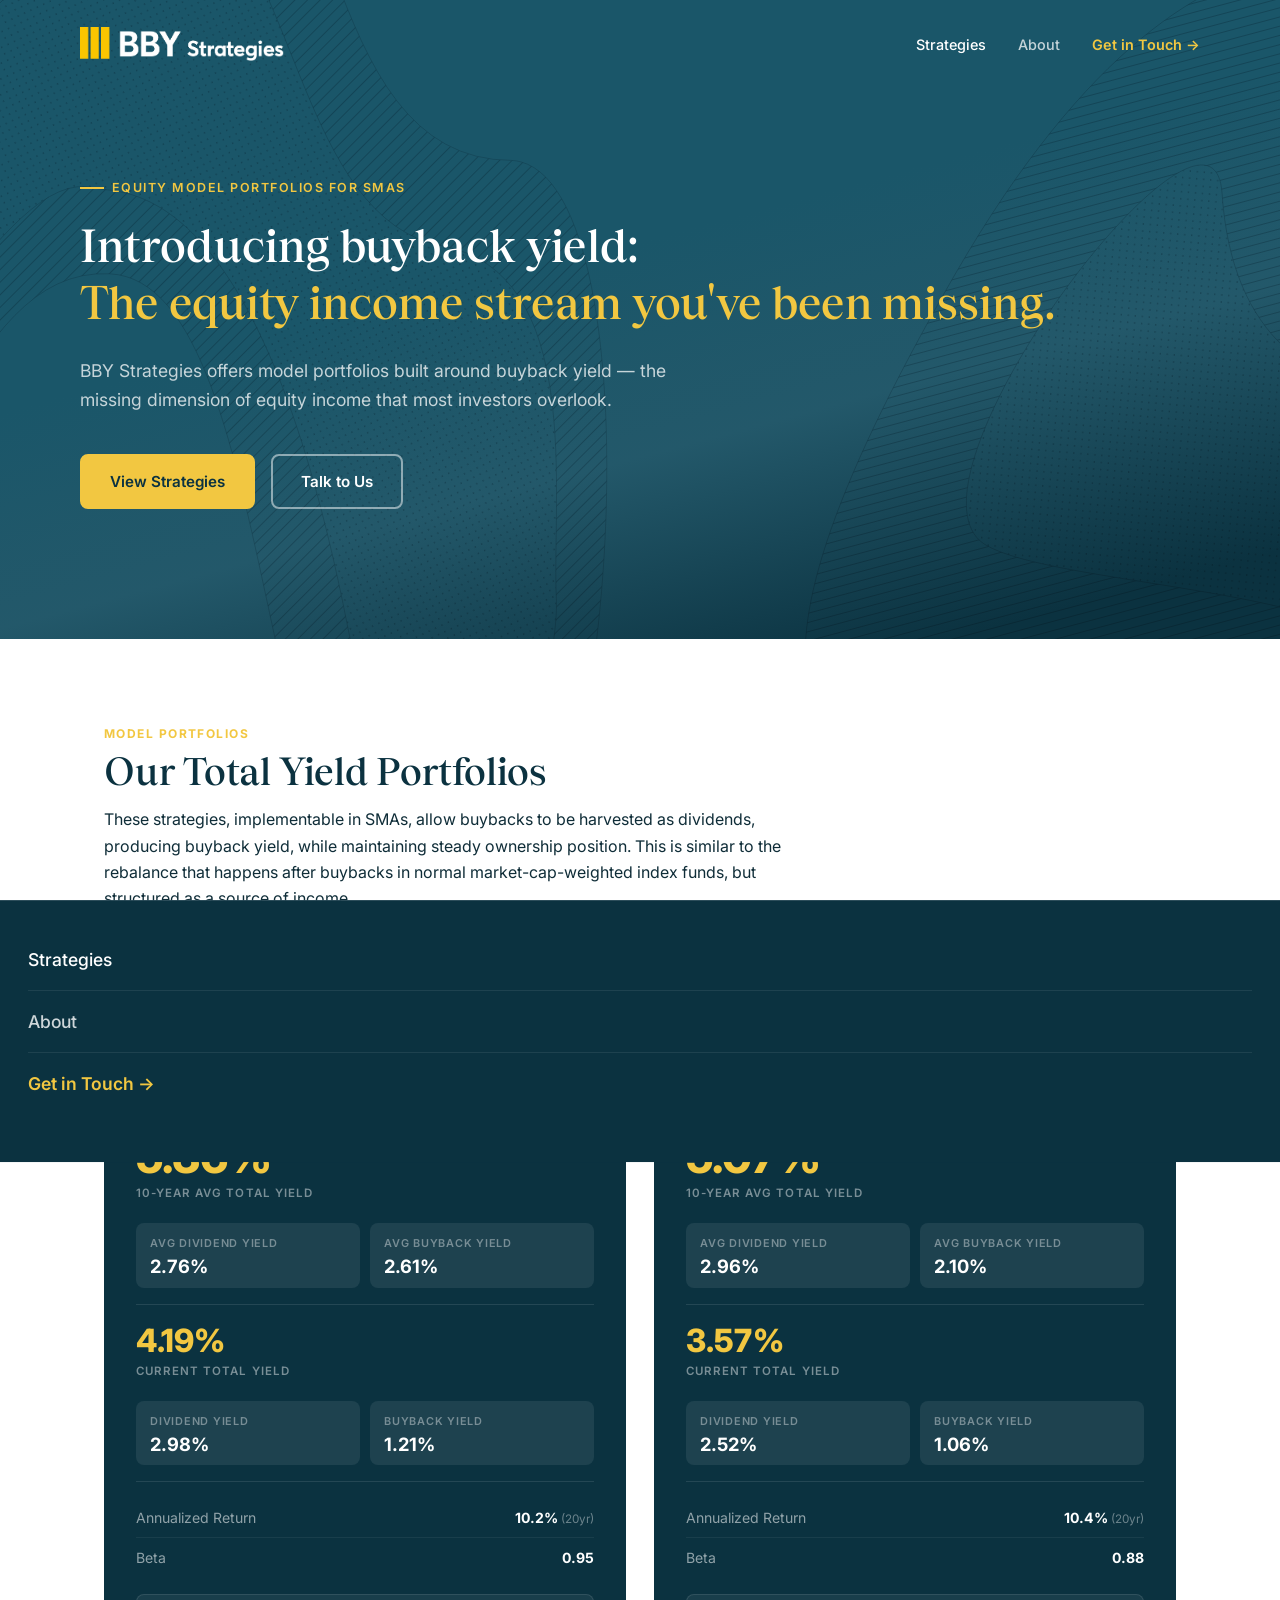
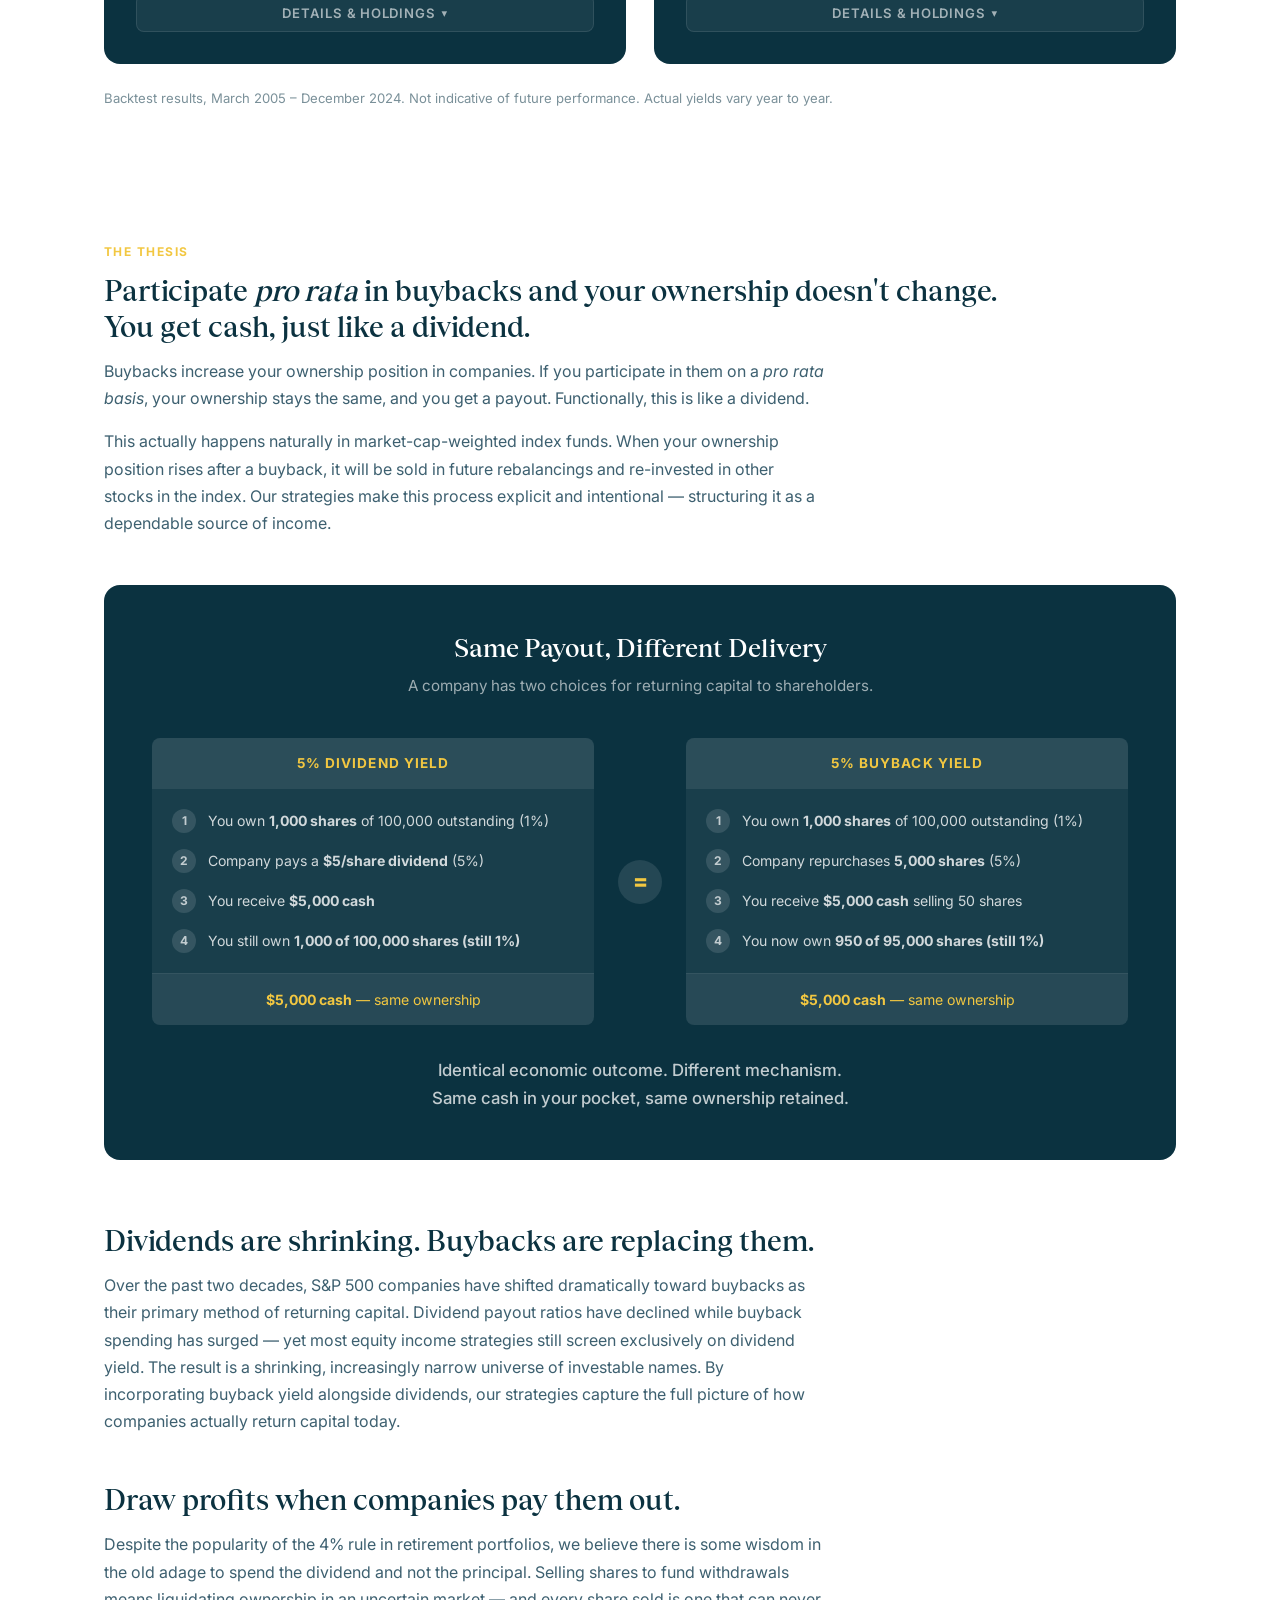
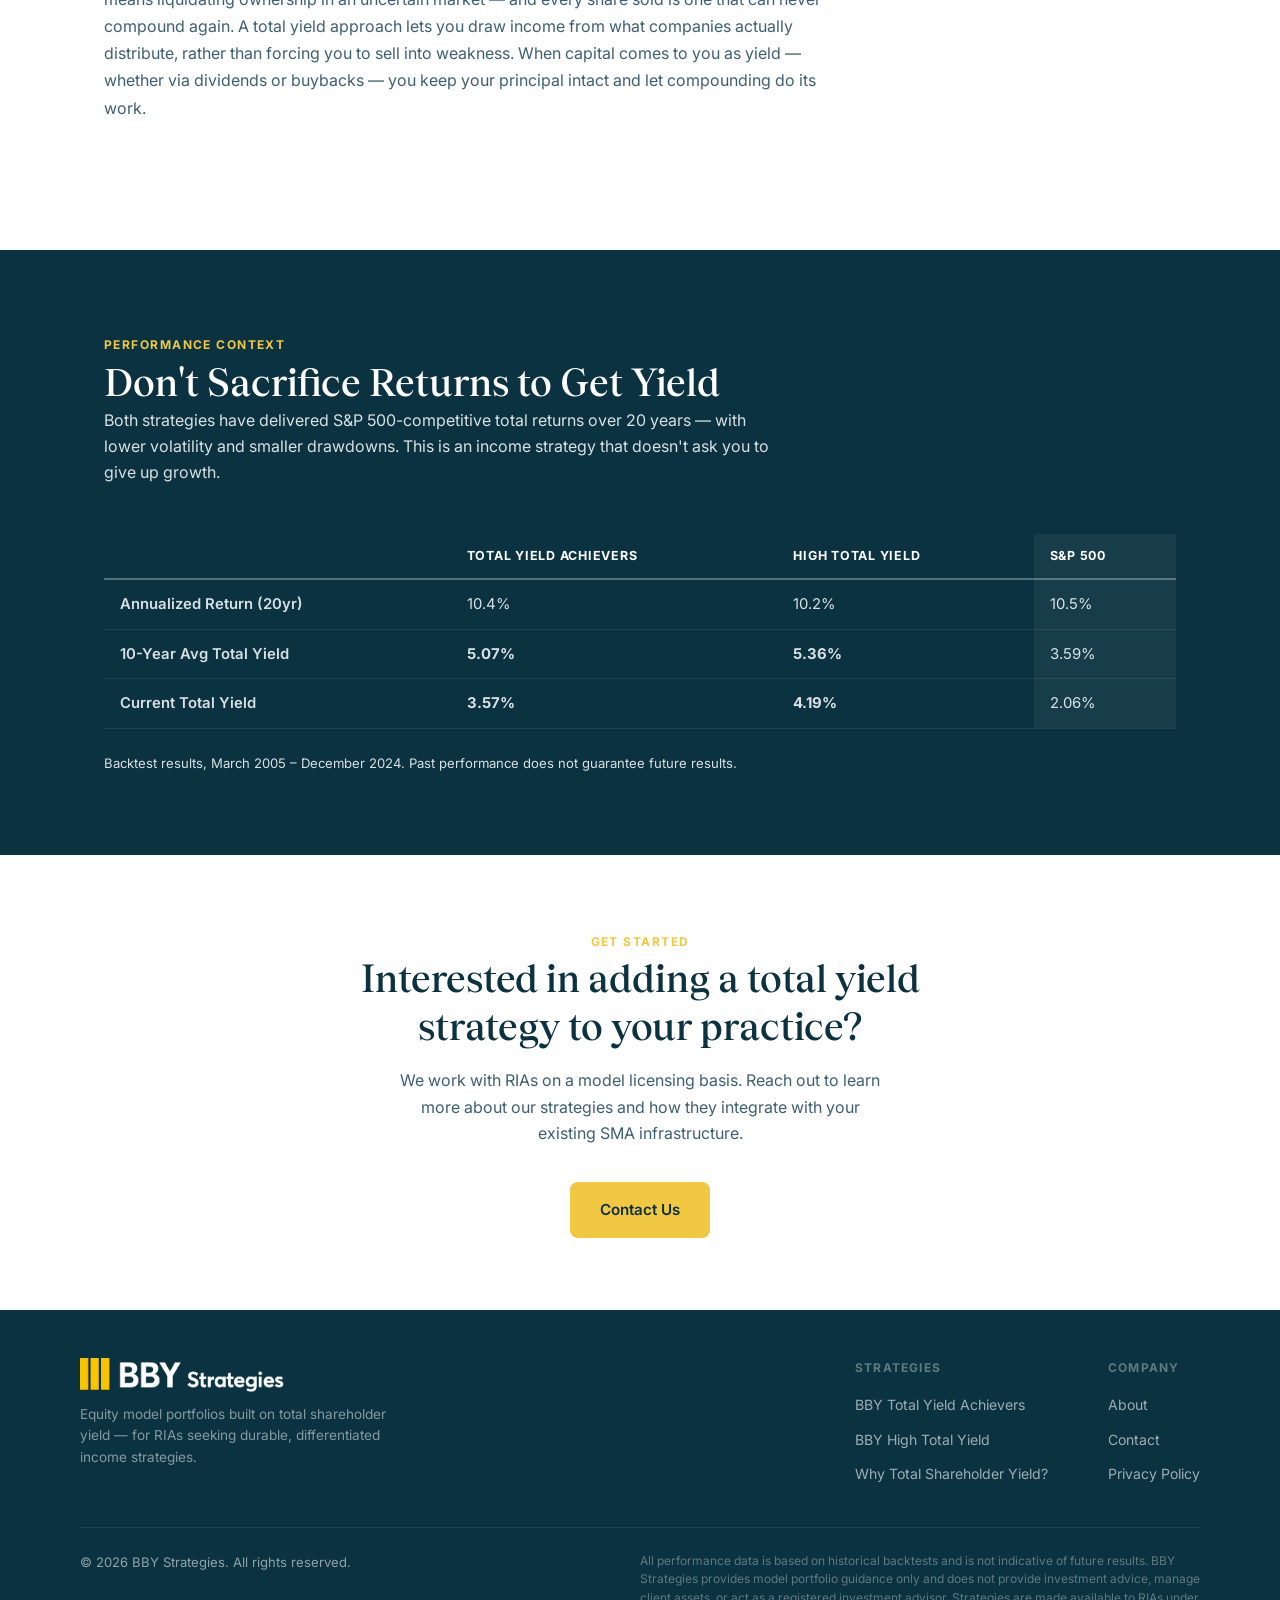
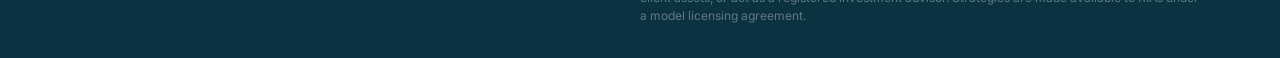
<file: index.html>
<!DOCTYPE html>
<html lang="en">
<head>
  <meta charset="UTF-8" />
  <meta name="viewport" content="width=device-width, initial-scale=1.0" />
  <title>BBY Strategies — Buyback Yield Model Portfolios</title>
  <meta name="description" content="BBY Strategies provides equity model portfolios for separately managed accounts, built around buyback yield to generate enhanced equity income through total shareholder yield." />
  <link rel="preconnect" href="https://fonts.googleapis.com" />
  <link rel="preconnect" href="https://fonts.gstatic.com" crossorigin />
  <link href="https://fonts.googleapis.com/css2?family=Inter:wght@400;500;600;700;800&display=swap" rel="stylesheet" />
  <link rel="stylesheet" href="css/style.css?v=10" />
  <link rel="icon" type="image/png" href="favicon/favicon-96x96.png" sizes="96x96" />
  <link rel="icon" type="image/svg+xml" href="favicon/favicon.svg" />
  <link rel="shortcut icon" href="favicon/favicon.ico" />
  <link rel="apple-touch-icon" sizes="180x180" href="favicon/apple-touch-icon.png" />
  <link rel="manifest" href="favicon/site.webmanifest" />
</head>
<body>

<!-- ===== Navigation ===== -->
<nav class="nav">
  <div class="nav__inner">
    <a href="index.html" class="nav__logo">
      <img src="images/logo-strategies-white.png" alt="BBY Strategies" />
    </a>
    <ul class="nav__links">
      <li><a href="index.html" class="active">Strategies</a></li>
      <li><a href="about.html">About</a></li>
      <li class="nav-cta"><a href="contact.html">Get in Touch &rarr;</a></li>
    </ul>
    <button class="nav__hamburger" id="nav-hamburger" aria-label="Open menu" aria-expanded="false">
      <span></span><span></span><span></span>
    </button>
  </div>
</nav>

<div class="mobile-menu" id="mobile-menu">
  <ul>
    <li><a href="index.html" class="active">Strategies</a></li>
    <li><a href="about.html">About</a></li>
    <li class="nav-cta"><a href="contact.html">Get in Touch &rarr;</a></li>
  </ul>
</div>

<!-- ===== Hero ===== -->
<section class="hero">

  <svg class="hero-blob hero-blob--left" viewBox="0 0 1064 1184" fill="none" xmlns="http://www.w3.org/2000/svg" aria-hidden="true">
    <path d="M365.024 420.159C365.024 290.773 146.822 379.116 129.447 248.578C112.071 118.04 77.0359 1 545.751 1C1014.47 1 978.769 248.578 978.769 248.578C978.769 365.693 724.549 323.824 716.161 397.226C705.675 488.978 1063 688.184 1063 810.013C1063 950.476 724.496 914.644 724.496 1097.94C716.161 1238.57 1 1194.14 1 1042.89C1 862.009 614.666 900.096 623.003 738.349C630.169 599.32 365.024 584.987 365.024 420.159Z" fill="url(#line-pat-hl)" mask="url(#blob-mask-hl)" stroke="currentColor" stroke-width="0.4"/>
    <path d="M439.133 423.459C414.176 326.945 349.397 197.106 349.397 146.403C349.397 40.1026 833.202 101.077 727.86 171.557C507.897 318.724 734.603 513.792 758.601 541.002C777.929 562.916 996.802 730.03 953.291 816.927C909.78 903.823 671.787 908.241 647.979 1035.63C624.171 1163.03 424.977 1133.59 332.209 1137.81C239.44 1142.02 -99.7187 1030.83 309.12 950.679C717.959 870.531 693.779 746.88 699.693 724.947C722.567 640.122 470.329 544.102 439.133 423.459Z" fill="url(#dot-pat-hl)"/>
    <path d="M439.133 423.459C414.176 326.945 349.397 197.106 349.397 146.403C349.397 40.1026 833.202 101.077 727.86 171.557C507.897 318.724 734.603 513.792 758.601 541.002C777.929 562.916 996.802 730.03 953.291 816.927C909.78 903.823 671.787 908.241 647.979 1035.63C624.171 1163.03 424.977 1133.59 332.209 1137.81C239.44 1142.02 -99.7187 1030.83 309.12 950.679C717.959 870.531 693.779 746.88 699.693 724.947C722.567 640.122 470.329 544.102 439.133 423.459Z" stroke="currentColor" stroke-width="0.4"/>
    <defs>
      <mask id="blob-mask-hl"><rect x="0" y="0" width="100%" height="100%" fill="white"/><path d="M439.133 423.459C414.176 326.945 349.397 197.106 349.397 146.403C349.397 40.1026 833.202 101.077 727.86 171.557C507.897 318.724 734.603 513.792 758.601 541.002C777.929 562.916 996.802 730.03 953.291 816.927C909.78 903.823 671.787 908.241 647.979 1035.63C624.171 1163.03 424.977 1133.59 332.209 1137.81C239.44 1142.02 -99.7187 1030.83 309.12 950.679C717.959 870.531 693.779 746.88 699.693 724.947C722.567 640.122 470.329 544.102 439.133 423.459Z" fill="black"/></mask>
      <pattern id="line-pat-hl" width="0.0075" height="100%" patternContentUnits="objectBoundingBox" patternTransform="rotate(135)"><line x1="0" y1="0" x2="0" y2="1" stroke="currentColor" stroke-width="0.001"/></pattern>
      <pattern id="dot-pat-hl" width="0.0075" height="0.015" patternContentUnits="objectBoundingBox" fill="currentColor" patternTransform="rotate(-25) scale(1 0.8)"><circle cx="0.00375" cy="0.00375" r="0.00075"/><circle cx="0.00375" cy="0.01125" r="0.00075"/></pattern>
    </defs>
  </svg>
  <svg class="hero-blob hero-blob--right" viewBox="0 0 1064 1184" fill="none" xmlns="http://www.w3.org/2000/svg" aria-hidden="true">
    <path d="M365.024 420.159C365.024 290.773 146.822 379.116 129.447 248.578C112.071 118.04 77.0359 1 545.751 1C1014.47 1 978.769 248.578 978.769 248.578C978.769 365.693 724.549 323.824 716.161 397.226C705.675 488.978 1063 688.184 1063 810.013C1063 950.476 724.496 914.644 724.496 1097.94C716.161 1238.57 1 1194.14 1 1042.89C1 862.009 614.666 900.096 623.003 738.349C630.169 599.32 365.024 584.987 365.024 420.159Z" fill="url(#line-pat-hr)" mask="url(#blob-mask-hr)" stroke="currentColor" stroke-width="0.4"/>
    <path d="M439.133 423.459C414.176 326.945 349.397 197.106 349.397 146.403C349.397 40.1026 833.202 101.077 727.86 171.557C507.897 318.724 734.603 513.792 758.601 541.002C777.929 562.916 996.802 730.03 953.291 816.927C909.78 903.823 671.787 908.241 647.979 1035.63C624.171 1163.03 424.977 1133.59 332.209 1137.81C239.44 1142.02 -99.7187 1030.83 309.12 950.679C717.959 870.531 693.779 746.88 699.693 724.947C722.567 640.122 470.329 544.102 439.133 423.459Z" fill="url(#dot-pat-hr)"/>
    <path d="M439.133 423.459C414.176 326.945 349.397 197.106 349.397 146.403C349.397 40.1026 833.202 101.077 727.86 171.557C507.897 318.724 734.603 513.792 758.601 541.002C777.929 562.916 996.802 730.03 953.291 816.927C909.78 903.823 671.787 908.241 647.979 1035.63C624.171 1163.03 424.977 1133.59 332.209 1137.81C239.44 1142.02 -99.7187 1030.83 309.12 950.679C717.959 870.531 693.779 746.88 699.693 724.947C722.567 640.122 470.329 544.102 439.133 423.459Z" stroke="currentColor" stroke-width="0.4"/>
    <defs>
      <mask id="blob-mask-hr"><rect x="0" y="0" width="100%" height="100%" fill="white"/><path d="M439.133 423.459C414.176 326.945 349.397 197.106 349.397 146.403C349.397 40.1026 833.202 101.077 727.86 171.557C507.897 318.724 734.603 513.792 758.601 541.002C777.929 562.916 996.802 730.03 953.291 816.927C909.78 903.823 671.787 908.241 647.979 1035.63C624.171 1163.03 424.977 1133.59 332.209 1137.81C239.44 1142.02 -99.7187 1030.83 309.12 950.679C717.959 870.531 693.779 746.88 699.693 724.947C722.567 640.122 470.329 544.102 439.133 423.459Z" fill="black"/></mask>
      <pattern id="line-pat-hr" width="0.0075" height="100%" patternContentUnits="objectBoundingBox" patternTransform="rotate(135)"><line x1="0" y1="0" x2="0" y2="1" stroke="currentColor" stroke-width="0.001"/></pattern>
      <pattern id="dot-pat-hr" width="0.0075" height="0.015" patternContentUnits="objectBoundingBox" fill="currentColor" patternTransform="rotate(-25) scale(1 0.8)"><circle cx="0.00375" cy="0.00375" r="0.00075"/><circle cx="0.00375" cy="0.01125" r="0.00075"/></pattern>
    </defs>
  </svg>

  <div class="hero__inner">
    <div class="hero__eyebrow">Equity Model Portfolios for SMAs</div>
    <h1>Introducing buyback yield:<br><em>The equity income stream you've been missing.</em></h1>
    <p class="hero__sub">
      BBY Strategies offers model portfolios built around buyback yield — the missing dimension
      of equity income that most investors overlook.
    </p>
    <div class="hero__actions">
      <a href="#strategies" class="btn btn-primary">View Strategies</a>
      <a href="contact.html" class="btn btn-outline">Talk to Us</a>
    </div>
  </div>
</section>

<!-- ===== Section 1: Strategy Cards ===== -->
<section class="section" id="strategies">
  <div class="container">
    <div class="section-label">Model Portfolios</div>
    <h2 style="padding-bottom: 10px;">Our Total Yield Portfolios</h2>
    <div class="section-intro" style="margin-bottom: 48px;">
      <p>
        These strategies, implementable in SMAs, allow buybacks to be harvested as dividends, producing
        buyback yield, while maintaining steady ownership position. This is similar to the rebalance that
        happens after buybacks in normal market-cap-weighted index funds, but structured as a source of income.
      </p>
    </div>

    <div class="income-grid">

      <div class="income-card">
        <div class="income-card__name">Strategy</div>
        <h3>BBY High Total Yield</h3>
        <p class="income-card__desc">Screens S&amp;P 500 companies for high total shareholder yield (dividend yield plus buyback yield).</p>

        <div class="yield-hero">
          <div class="yield-hero__value">5.36%</div>
          <div class="yield-hero__label">10-Year Avg Total Yield</div>
        </div>

        <div class="yield-sub-tiles">
          <div class="yield-sub-tile">
            <div class="yield-sub-tile__label">Avg Dividend Yield</div>
            <div class="yield-sub-tile__value">2.76%</div>
          </div>
          <div class="yield-sub-tile">
            <div class="yield-sub-tile__label">Avg Buyback Yield</div>
            <div class="yield-sub-tile__value">2.61%</div>
          </div>
        </div>

        <div class="yield-hero" style="margin-top: 12px; padding-top: 20px; border-top: 1px solid rgba(255,255,255,0.1);">
          <div class="yield-hero__value" style="font-size: 2rem;">4.19%</div>
          <div class="yield-hero__label">Current Total Yield</div>
        </div>

        <div class="yield-sub-tiles">
          <div class="yield-sub-tile">
            <div class="yield-sub-tile__label">Dividend Yield</div>
            <div class="yield-sub-tile__value">2.98%</div>
          </div>
          <div class="yield-sub-tile">
            <div class="yield-sub-tile__label">Buyback Yield</div>
            <div class="yield-sub-tile__value">1.21%</div>
          </div>
        </div>

        <div class="income-card__stats">
          <div class="income-card__stat">
            <span>Annualized Return</span>
            <span>10.2% <small>(20yr)</small></span>
          </div>
          <div class="income-card__stat">
            <span>Beta</span>
            <span>0.95</span>
          </div>
        </div>

        <button class="income-card__expand-btn" onclick="this.closest('.income-card').classList.toggle('is-expanded')">
          <span class="expand-label">Details &amp; Holdings</span>
          <span class="expand-arrow">&#9662;</span>
        </button>

        <div class="income-card__details">
          <h4>Top 10 of 115 Constituents</h4>
          <table class="income-card__holdings">
            <tbody>
              <tr><td>JPMorgan</td><td>8.4%</td></tr>
              <tr><td>ExxonMobil</td><td>5.9%</td></tr>
              <tr><td>Home Depot</td><td>4.8%</td></tr>
              <tr><td>Johnson &amp; Johnson</td><td>4.4%</td></tr>
              <tr><td>Bank of America</td><td>4.2%</td></tr>
              <tr><td>Chevron</td><td>3.3%</td></tr>
              <tr><td>Merck</td><td>3.1%</td></tr>
              <tr><td>Cisco</td><td>2.9%</td></tr>
              <tr><td>Wells Fargo</td><td>2.9%</td></tr>
              <tr><td>IBM</td><td>2.5%</td></tr>
            </tbody>
          </table>

          <h4 style="margin-top: 20px;">Performance vs S&amp;P 500</h4>
          <table class="income-card__perf">
            <thead><tr><th></th><th>Strategy</th><th>S&amp;P 500</th></tr></thead>
            <tbody>
              <tr><td>20-Year Ann. Return</td><td>10.2%</td><td>10.5%</td></tr>
              <tr><td>10-Year Ann. Return</td><td>11.5%</td><td>12.9%</td></tr>
              <tr><td>5-Year Ann. Return</td><td>12.3%</td><td>14.8%</td></tr>
            </tbody>
          </table>
        </div>
      </div>

      <div class="income-card">
        <div class="income-card__name">Strategy</div>
        <h3>BBY Total Yield Achievers</h3>
        <p class="income-card__desc">Screens S&amp;P 500 companies for durable, above-average total shareholder yield (dividend yield plus buyback yield).</p>

        <div class="yield-hero">
          <div class="yield-hero__value">5.07%</div>
          <div class="yield-hero__label">10-Year Avg Total Yield</div>
        </div>

        <div class="yield-sub-tiles">
          <div class="yield-sub-tile">
            <div class="yield-sub-tile__label">Avg Dividend Yield</div>
            <div class="yield-sub-tile__value">2.96%</div>
          </div>
          <div class="yield-sub-tile">
            <div class="yield-sub-tile__label">Avg Buyback Yield</div>
            <div class="yield-sub-tile__value">2.10%</div>
          </div>
        </div>

        <div class="yield-hero" style="margin-top: 12px; padding-top: 20px; border-top: 1px solid rgba(255,255,255,0.1);">
          <div class="yield-hero__value" style="font-size: 2rem;">3.57%</div>
          <div class="yield-hero__label">Current Total Yield</div>
        </div>

        <div class="yield-sub-tiles">
          <div class="yield-sub-tile">
            <div class="yield-sub-tile__label">Dividend Yield</div>
            <div class="yield-sub-tile__value">2.52%</div>
          </div>
          <div class="yield-sub-tile">
            <div class="yield-sub-tile__label">Buyback Yield</div>
            <div class="yield-sub-tile__value">1.06%</div>
          </div>
        </div>

        <div class="income-card__stats">
          <div class="income-card__stat">
            <span>Annualized Return</span>
            <span>10.4% <small>(20yr)</small></span>
          </div>
          <div class="income-card__stat">
            <span>Beta</span>
            <span>0.88</span>
          </div>
        </div>

        <button class="income-card__expand-btn" onclick="this.closest('.income-card').classList.toggle('is-expanded')">
          <span class="expand-label">Details &amp; Holdings</span>
          <span class="expand-arrow">&#9662;</span>
        </button>

        <div class="income-card__details">
          <h4>Top 10 of 167 Constituents</h4>
          <table class="income-card__holdings">
            <tbody>
              <tr><td>Apple</td><td>10.0%</td></tr>
              <tr><td>Alphabet</td><td>7.4%</td></tr>
              <tr><td>JPMorgan</td><td>4.2%</td></tr>
              <tr><td>ExxonMobil</td><td>3.7%</td></tr>
              <tr><td>Procter &amp; Gamble</td><td>2.8%</td></tr>
              <tr><td>Johnson &amp; Johnson</td><td>2.5%</td></tr>
              <tr><td>Home Depot</td><td>2.5%</td></tr>
              <tr><td>Bank of America</td><td>2.2%</td></tr>
              <tr><td>AbbVie</td><td>2.2%</td></tr>
              <tr><td>Chevron</td><td>2.1%</td></tr>
            </tbody>
          </table>

          <h4 style="margin-top: 20px;">Performance vs S&amp;P 500</h4>
          <table class="income-card__perf">
            <thead><tr><th></th><th>Strategy</th><th>S&amp;P 500</th></tr></thead>
            <tbody>
              <tr><td>20-Year Ann. Return</td><td>10.4%</td><td>10.5%</td></tr>
              <tr><td>10-Year Ann. Return</td><td>11.4%</td><td>12.9%</td></tr>
              <tr><td>5-Year Ann. Return</td><td>12.2%</td><td>14.8%</td></tr>
            </tbody>
          </table>
        </div>
      </div>

    </div><!-- end .income-grid -->

    <p class="backtest-note">
      Backtest results, March 2005 &ndash; December 2024. Not indicative of future performance.
      Actual yields vary year to year.
    </p>
  </div>
</section>

<!-- ===== Section 2: The Thesis ===== -->
<section class="section" id="why-total-yield" style="padding-top: 48px;">
  <div class="container">
    <div class="section-label">The Thesis</div>

    <div class="thesis-claims">

      <div class="thesis-claim">
        <h3>Participate <em>pro rata</em> in buybacks and your ownership doesn't change.<br>You get cash, just like a dividend.</h3>
        <p>
          Buybacks increase your ownership position in companies. If you participate in them on a
          <em>pro rata basis</em>, your ownership stays the same, and you get a payout. Functionally,
          this is like a dividend.
        </p>
        <p>
          This actually happens naturally in market-cap-weighted index funds. When your ownership position
          rises after a buyback, it will be sold in future rebalancings and re-invested in other stocks
          in the index. Our strategies make this process explicit and intentional &mdash; structuring it
          as a dependable source of income.
        </p>
      </div>

    </div>

    <!-- Dividend vs Buyback Visual -->
    <div class="yield-comparison">
      <h3 class="yield-comparison__title">Same Payout, Different Delivery</h3>
      <p class="yield-comparison__subtitle">A company has two choices for returning capital to shareholders.</p>

      <div class="yield-comparison__paths">
        <div class="yield-comparison__path">
          <div class="yield-comparison__path-header">5% Dividend Yield</div>
          <div class="yield-comparison__path-body">
            <div class="yield-comparison__step">
              <div class="yield-comparison__step-num">1</div>
              <p>You own <strong>1,000 shares</strong> of 100,000 outstanding (1%)</p>
            </div>
            <div class="yield-comparison__step">
              <div class="yield-comparison__step-num">2</div>
              <p>Company pays a <strong>$5/share dividend</strong> (5%)</p>
            </div>
            <div class="yield-comparison__step">
              <div class="yield-comparison__step-num">3</div>
              <p>You receive <strong>$5,000 cash</strong></p>
            </div>
            <div class="yield-comparison__step">
              <div class="yield-comparison__step-num">4</div>
              <p>You still own <strong>1,000 of 100,000 shares (still 1%)</strong></p>
            </div>
          </div>
          <div class="yield-comparison__result">
            <strong>$5,000 cash</strong> &mdash; same ownership
          </div>
        </div>

        <div class="yield-comparison__vs">
          <span>=</span>
        </div>

        <div class="yield-comparison__path">
          <div class="yield-comparison__path-header">5% Buyback Yield</div>
          <div class="yield-comparison__path-body">
            <div class="yield-comparison__step">
              <div class="yield-comparison__step-num">1</div>
              <p>You own <strong>1,000 shares</strong> of 100,000 outstanding (1%)</p>
            </div>
            <div class="yield-comparison__step">
              <div class="yield-comparison__step-num">2</div>
              <p>Company repurchases <strong>5,000 shares</strong> (5%)</p>
            </div>
            <div class="yield-comparison__step">
              <div class="yield-comparison__step-num">3</div>
              <p>You receive <strong>$5,000 cash</strong> selling 50 shares</p>
            </div>
            <div class="yield-comparison__step">
              <div class="yield-comparison__step-num">4</div>
              <p>You now own <strong>950 of 95,000 shares (still 1%)</strong></p>
            </div>
          </div>
          <div class="yield-comparison__result">
            <strong>$5,000 cash</strong> &mdash; same ownership
          </div>
        </div>
      </div>

      <div class="yield-comparison__conclusion">
        Identical economic outcome. Different mechanism.<br>Same cash in your pocket, same ownership retained.
      </div>
    </div>

    <div class="thesis-claims" style="margin-top: 64px;">

      <div class="thesis-claim">
        <h3>Dividends are shrinking. Buybacks are replacing them.</h3>
        <p>
          Over the past two decades, S&amp;P 500 companies have shifted dramatically toward buybacks as their
          primary method of returning capital. Dividend payout ratios have declined while buyback spending
          has surged &mdash; yet most equity income strategies still screen exclusively on dividend yield.
          The result is a shrinking, increasingly narrow universe of investable names. By incorporating
          buyback yield alongside dividends, our strategies capture the full picture of how companies
          actually return capital today.
        </p>
      </div>

      <div class="thesis-claim">
        <h3>Draw profits when companies pay them out.</h3>
        <p>
          Despite the popularity of the 4% rule in retirement portfolios, we believe there is some wisdom
          in the old adage to spend the dividend and not the principal. Selling shares to fund withdrawals
          means liquidating ownership in an uncertain market &mdash; and every share sold is one that can
          never compound again. A total yield approach lets you draw income from what companies actually
          distribute, rather than forcing you to sell into weakness. When capital comes to you as yield
          &mdash; whether via dividends or buybacks &mdash; you keep your principal intact and let
          compounding do its work.
        </p>
      </div>

    </div>

  </div>
</section>

<!-- ===== Section 3: Performance Context ===== -->
<section class="section section--dark" id="performance">
  <div class="container">
    <div class="section-label">Performance Context</div>
    <h2>Don't Sacrifice Returns to Get Yield</h2>
    <div class="section-intro">
      <p>
        Both strategies have delivered S&amp;P 500-competitive total returns over 20 years — with lower
        volatility and smaller drawdowns. This is an income strategy that doesn't ask you to give up growth.
      </p>
    </div>

    <div class="perf-table-wrap">
      <table class="perf-table">
        <thead>
          <tr>
            <th></th>
            <th>Total Yield Achievers</th>
            <th>High Total Yield</th>
            <th>S&amp;P 500</th>
          </tr>
        </thead>
        <tbody>
          <tr>
            <td class="perf-table__label">Annualized Return (20yr)</td>
            <td>10.4%</td>
            <td>10.2%</td>
            <td>10.5%</td>
          </tr>
          <tr>
            <td class="perf-table__label">10-Year Avg Total Yield</td>
            <td><strong>5.07%</strong></td>
            <td><strong>5.36%</strong></td>
            <td>3.59%</td>
          </tr>
          <tr>
            <td class="perf-table__label">Current Total Yield</td>
            <td><strong>3.57%</strong></td>
            <td><strong>4.19%</strong></td>
            <td>2.06%</td>
          </tr>
        </tbody>
      </table>
    </div>

    <p class="backtest-note">
      Backtest results, March 2005 &ndash; December 2024. Past performance does not guarantee future results.
    </p>
  </div>
</section>

<!-- ===== CTA ===== -->
<section class="section" style="padding: 72px 24px;">
  <div class="container text-center">
    <div class="section-label">Get Started</div>
    <h2 style="max-width: 560px; margin-inline: auto; margin-bottom: 16px;">
      Interested in adding a total yield strategy to your practice?
    </h2>
    <p style="color: var(--text-light); max-width: 480px; margin-inline: auto; margin-bottom: 36px;">
      We work with RIAs on a model licensing basis. Reach out to learn more about our strategies and
      how they integrate with your existing SMA infrastructure.
    </p>
    <a href="contact.html" class="btn btn-primary">Contact Us</a>
  </div>
</section>

<!-- ===== Footer ===== -->
<footer class="footer">
  <div class="footer__inner">
    <div class="footer__top">
      <div class="footer__brand">
        <a href="index.html" class="nav__logo" style="margin-bottom: 12px;">
          <img src="images/logo-strategies-white.png" alt="BBY Strategies" />
        </a>
        <p>Equity model portfolios built on total shareholder yield — for RIAs seeking durable,
        differentiated income strategies.</p>
      </div>

      <div class="footer__links">
        <div class="footer__col">
          <h5>Strategies</h5>
          <ul>
            <li><a href="index.html#strategies">BBY Total Yield Achievers</a></li>
            <li><a href="index.html#strategies">BBY High Total Yield</a></li>
            <li><a href="index.html#why-total-yield">Why Total Shareholder Yield?</a></li>
          </ul>
        </div>
        <div class="footer__col">
          <h5>Company</h5>
          <ul>
            <li><a href="about.html">About</a></li>
            <li><a href="contact.html">Contact</a></li>
            <li><a href="privacy.html">Privacy Policy</a></li>
          </ul>
        </div>
      </div>
    </div>

    <div class="footer__bottom">
      <p class="footer__copy">&copy; 2026 BBY Strategies. All rights reserved.</p>
      <p class="footer__disclaimer">
        All performance data is based on historical backtests and is not indicative of future results.
        BBY Strategies provides model portfolio guidance only and does not provide investment advice,
        manage client assets, or act as a registered investment advisor. Strategies are made available
        to RIAs under a model licensing agreement.
      </p>
    </div>
  </div>
</footer>

<script>
  (function() {
    var nav = document.querySelector('.nav');
    function update() { nav.classList.toggle('nav--scrolled', window.scrollY > 20); }
    window.addEventListener('scroll', update, { passive: true });
    update();

    var hamburger = document.getElementById('nav-hamburger');
    var mobileMenu = document.getElementById('mobile-menu');
    hamburger.addEventListener('click', function() {
      var open = mobileMenu.classList.toggle('is-open');
      hamburger.classList.toggle('is-open', open);
      hamburger.setAttribute('aria-expanded', open);
    });
    mobileMenu.querySelectorAll('a').forEach(function(a) {
      a.addEventListener('click', function() {
        mobileMenu.classList.remove('is-open');
        hamburger.classList.remove('is-open');
        hamburger.setAttribute('aria-expanded', 'false');
      });
    });
  })();
</script>
</body>
</html>
</file>
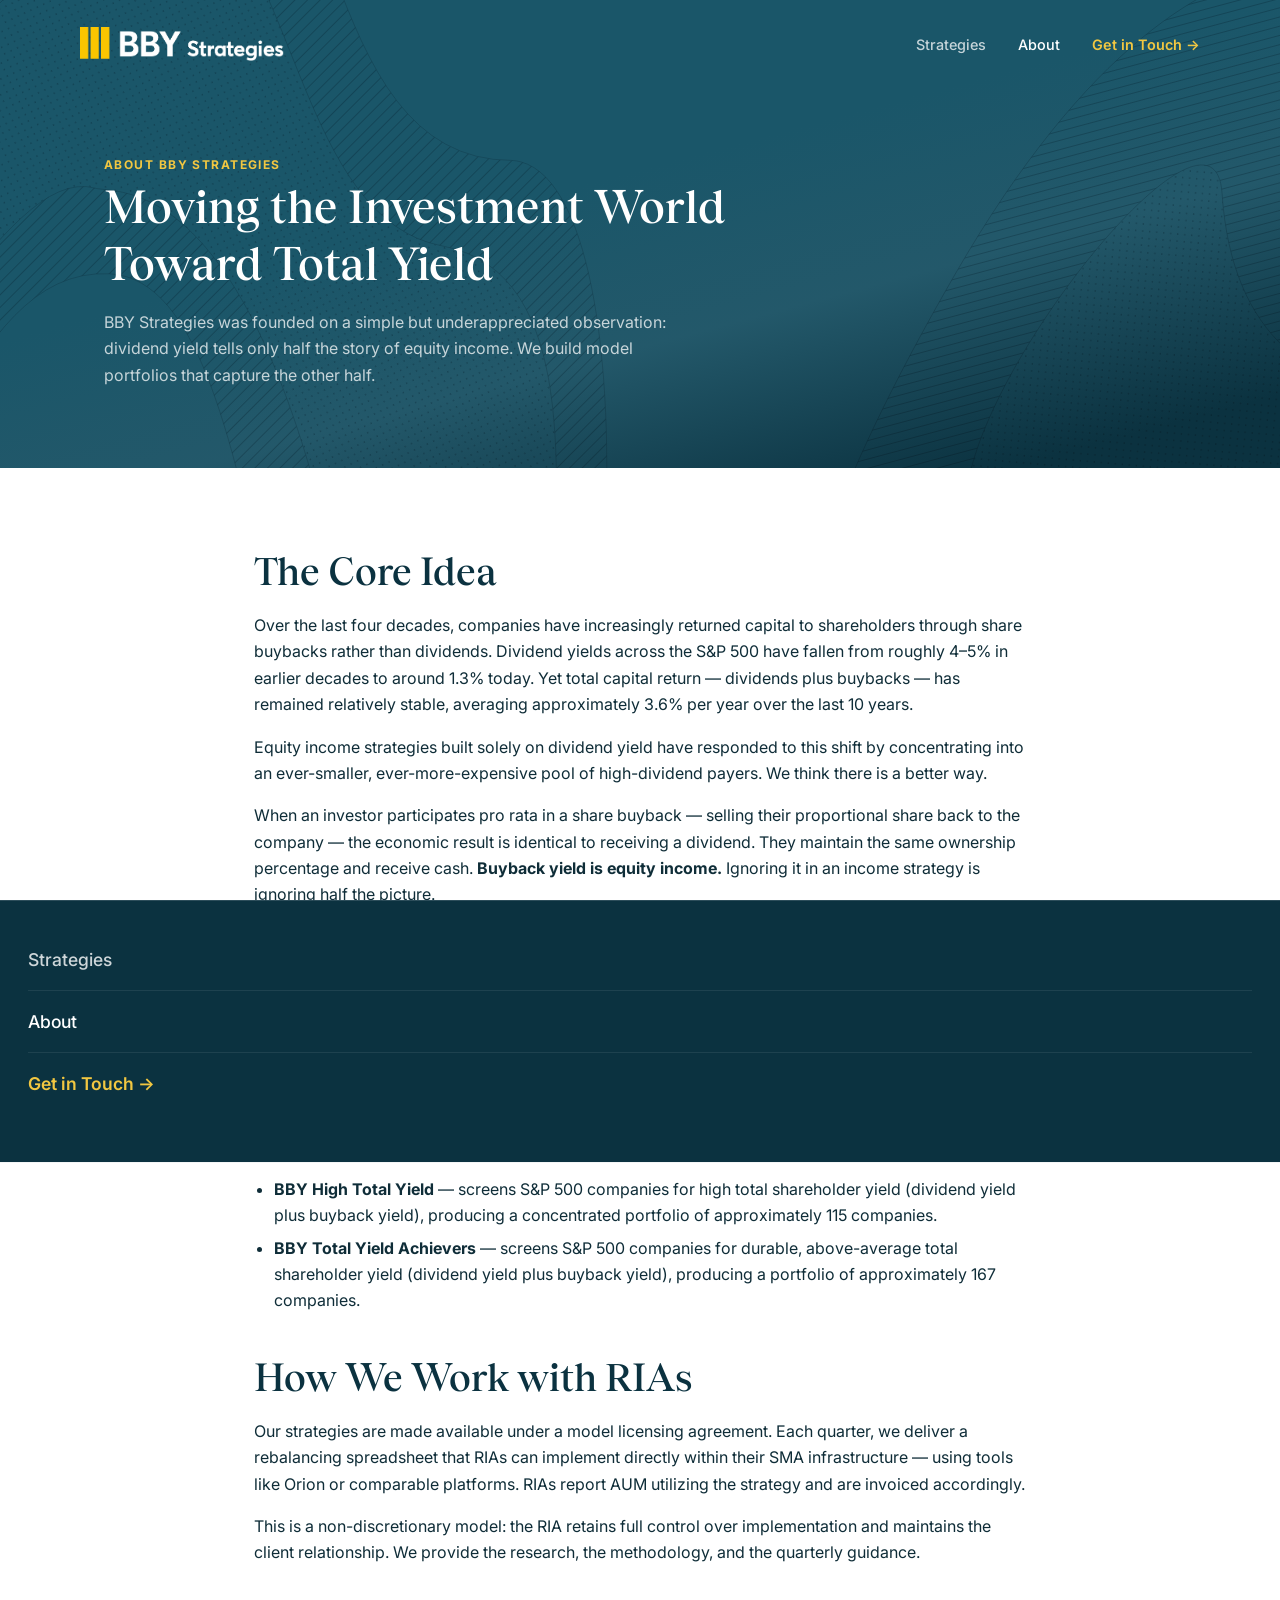
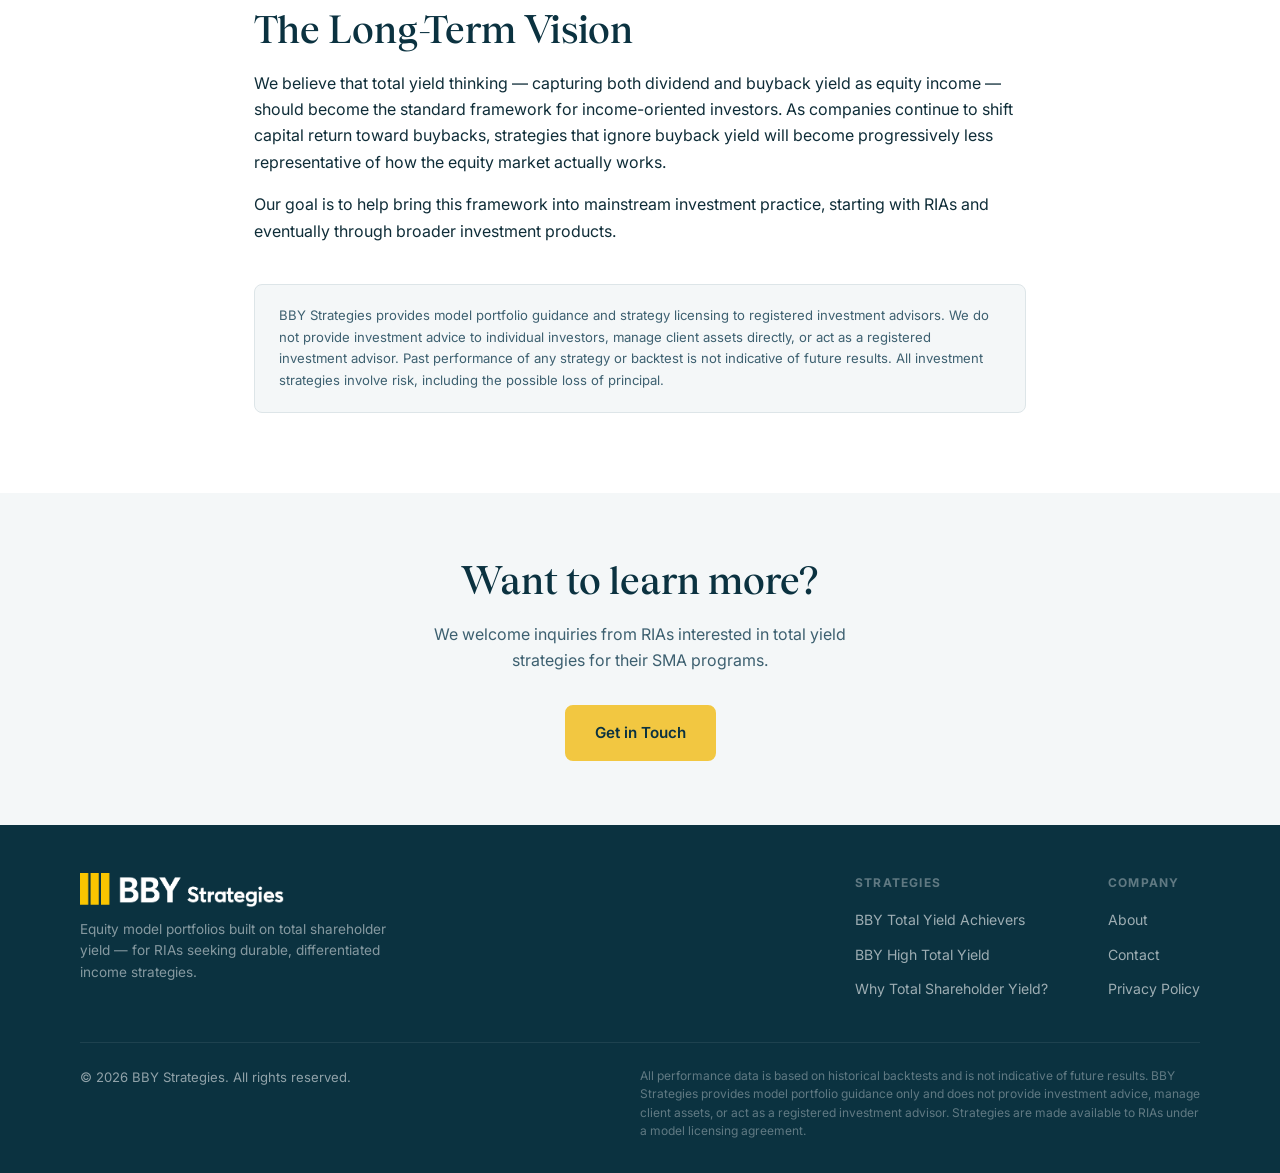
<file: about.html>
<!DOCTYPE html>
<html lang="en">
<head>
  <meta charset="UTF-8" />
  <meta name="viewport" content="width=device-width, initial-scale=1.0" />
  <title>About — BBY Strategies</title>
  <meta name="description" content="BBY Strategies develops equity model portfolios for RIAs based on total shareholder yield, combining dividend yield and buyback yield for enhanced equity income." />
  <link rel="preconnect" href="https://fonts.googleapis.com" />
  <link rel="preconnect" href="https://fonts.gstatic.com" crossorigin />
  <link href="https://fonts.googleapis.com/css2?family=Inter:wght@400;500;600;700;800&display=swap" rel="stylesheet" />
  <link rel="stylesheet" href="css/style.css?v=10" />
  <link rel="icon" type="image/png" href="favicon/favicon-96x96.png" sizes="96x96" />
  <link rel="icon" type="image/svg+xml" href="favicon/favicon.svg" />
  <link rel="shortcut icon" href="favicon/favicon.ico" />
  <link rel="apple-touch-icon" sizes="180x180" href="favicon/apple-touch-icon.png" />
  <link rel="manifest" href="favicon/site.webmanifest" />
</head>
<body>

<nav class="nav">
  <div class="nav__inner">
    <a href="index.html" class="nav__logo">
      <img src="images/logo-strategies-white.png" alt="BBY Strategies" />
    </a>
    <ul class="nav__links">
      <li><a href="index.html">Strategies</a></li>
      <li><a href="about.html" class="active">About</a></li>
      <li class="nav-cta"><a href="contact.html">Get in Touch &rarr;</a></li>
    </ul>
    <button class="nav__hamburger" id="nav-hamburger" aria-label="Open menu" aria-expanded="false">
      <span></span><span></span><span></span>
    </button>
  </div>
</nav>

<div class="mobile-menu" id="mobile-menu">
  <ul>
    <li><a href="index.html">Strategies</a></li>
    <li><a href="about.html" class="active">About</a></li>
    <li class="nav-cta"><a href="contact.html">Get in Touch &rarr;</a></li>
  </ul>
</div>

<section class="about-hero">

  <svg class="hero-blob hero-blob--left" viewBox="0 0 1064 1184" fill="none" xmlns="http://www.w3.org/2000/svg" aria-hidden="true">
    <path d="M365.024 420.159C365.024 290.773 146.822 379.116 129.447 248.578C112.071 118.04 77.0359 1 545.751 1C1014.47 1 978.769 248.578 978.769 248.578C978.769 365.693 724.549 323.824 716.161 397.226C705.675 488.978 1063 688.184 1063 810.013C1063 950.476 724.496 914.644 724.496 1097.94C716.161 1238.57 1 1194.14 1 1042.89C1 862.009 614.666 900.096 623.003 738.349C630.169 599.32 365.024 584.987 365.024 420.159Z" fill="url(#line-pat-al)" mask="url(#blob-mask-al)" stroke="currentColor" stroke-width="0.4"/>
    <path d="M439.133 423.459C414.176 326.945 349.397 197.106 349.397 146.403C349.397 40.1026 833.202 101.077 727.86 171.557C507.897 318.724 734.603 513.792 758.601 541.002C777.929 562.916 996.802 730.03 953.291 816.927C909.78 903.823 671.787 908.241 647.979 1035.63C624.171 1163.03 424.977 1133.59 332.209 1137.81C239.44 1142.02 -99.7187 1030.83 309.12 950.679C717.959 870.531 693.779 746.88 699.693 724.947C722.567 640.122 470.329 544.102 439.133 423.459Z" fill="url(#dot-pat-al)"/>
    <path d="M439.133 423.459C414.176 326.945 349.397 197.106 349.397 146.403C349.397 40.1026 833.202 101.077 727.86 171.557C507.897 318.724 734.603 513.792 758.601 541.002C777.929 562.916 996.802 730.03 953.291 816.927C909.78 903.823 671.787 908.241 647.979 1035.63C624.171 1163.03 424.977 1133.59 332.209 1137.81C239.44 1142.02 -99.7187 1030.83 309.12 950.679C717.959 870.531 693.779 746.88 699.693 724.947C722.567 640.122 470.329 544.102 439.133 423.459Z" stroke="currentColor" stroke-width="0.4"/>
    <defs>
      <mask id="blob-mask-al"><rect x="0" y="0" width="100%" height="100%" fill="white"/><path d="M439.133 423.459C414.176 326.945 349.397 197.106 349.397 146.403C349.397 40.1026 833.202 101.077 727.86 171.557C507.897 318.724 734.603 513.792 758.601 541.002C777.929 562.916 996.802 730.03 953.291 816.927C909.78 903.823 671.787 908.241 647.979 1035.63C624.171 1163.03 424.977 1133.59 332.209 1137.81C239.44 1142.02 -99.7187 1030.83 309.12 950.679C717.959 870.531 693.779 746.88 699.693 724.947C722.567 640.122 470.329 544.102 439.133 423.459Z" fill="black"/></mask>
      <pattern id="line-pat-al" width="0.0075" height="100%" patternContentUnits="objectBoundingBox" patternTransform="rotate(135)"><line x1="0" y1="0" x2="0" y2="1" stroke="currentColor" stroke-width="0.001"/></pattern>
      <pattern id="dot-pat-al" width="0.0075" height="0.015" patternContentUnits="objectBoundingBox" fill="currentColor" patternTransform="rotate(-25) scale(1 0.8)"><circle cx="0.00375" cy="0.00375" r="0.00075"/><circle cx="0.00375" cy="0.01125" r="0.00075"/></pattern>
    </defs>
  </svg>
  <svg class="hero-blob hero-blob--right" viewBox="0 0 1064 1184" fill="none" xmlns="http://www.w3.org/2000/svg" aria-hidden="true">
    <path d="M365.024 420.159C365.024 290.773 146.822 379.116 129.447 248.578C112.071 118.04 77.0359 1 545.751 1C1014.47 1 978.769 248.578 978.769 248.578C978.769 365.693 724.549 323.824 716.161 397.226C705.675 488.978 1063 688.184 1063 810.013C1063 950.476 724.496 914.644 724.496 1097.94C716.161 1238.57 1 1194.14 1 1042.89C1 862.009 614.666 900.096 623.003 738.349C630.169 599.32 365.024 584.987 365.024 420.159Z" fill="url(#line-pat-ar)" mask="url(#blob-mask-ar)" stroke="currentColor" stroke-width="0.4"/>
    <path d="M439.133 423.459C414.176 326.945 349.397 197.106 349.397 146.403C349.397 40.1026 833.202 101.077 727.86 171.557C507.897 318.724 734.603 513.792 758.601 541.002C777.929 562.916 996.802 730.03 953.291 816.927C909.78 903.823 671.787 908.241 647.979 1035.63C624.171 1163.03 424.977 1133.59 332.209 1137.81C239.44 1142.02 -99.7187 1030.83 309.12 950.679C717.959 870.531 693.779 746.88 699.693 724.947C722.567 640.122 470.329 544.102 439.133 423.459Z" fill="url(#dot-pat-ar)"/>
    <path d="M439.133 423.459C414.176 326.945 349.397 197.106 349.397 146.403C349.397 40.1026 833.202 101.077 727.86 171.557C507.897 318.724 734.603 513.792 758.601 541.002C777.929 562.916 996.802 730.03 953.291 816.927C909.78 903.823 671.787 908.241 647.979 1035.63C624.171 1163.03 424.977 1133.59 332.209 1137.81C239.44 1142.02 -99.7187 1030.83 309.12 950.679C717.959 870.531 693.779 746.88 699.693 724.947C722.567 640.122 470.329 544.102 439.133 423.459Z" stroke="currentColor" stroke-width="0.4"/>
    <defs>
      <mask id="blob-mask-ar"><rect x="0" y="0" width="100%" height="100%" fill="white"/><path d="M439.133 423.459C414.176 326.945 349.397 197.106 349.397 146.403C349.397 40.1026 833.202 101.077 727.86 171.557C507.897 318.724 734.603 513.792 758.601 541.002C777.929 562.916 996.802 730.03 953.291 816.927C909.78 903.823 671.787 908.241 647.979 1035.63C624.171 1163.03 424.977 1133.59 332.209 1137.81C239.44 1142.02 -99.7187 1030.83 309.12 950.679C717.959 870.531 693.779 746.88 699.693 724.947C722.567 640.122 470.329 544.102 439.133 423.459Z" fill="black"/></mask>
      <pattern id="line-pat-ar" width="0.0075" height="100%" patternContentUnits="objectBoundingBox" patternTransform="rotate(135)"><line x1="0" y1="0" x2="0" y2="1" stroke="currentColor" stroke-width="0.001"/></pattern>
      <pattern id="dot-pat-ar" width="0.0075" height="0.015" patternContentUnits="objectBoundingBox" fill="currentColor" patternTransform="rotate(-25) scale(1 0.8)"><circle cx="0.00375" cy="0.00375" r="0.00075"/><circle cx="0.00375" cy="0.01125" r="0.00075"/></pattern>
    </defs>
  </svg>

  <div class="container">
    <div class="section-label">About BBY Strategies</div>
    <h1>Moving the Investment World<br>Toward Total Yield</h1>
    <p>
      BBY Strategies was founded on a simple but underappreciated observation: dividend yield
      tells only half the story of equity income. We build model portfolios that capture the other half.
    </p>
  </div>
</section>

<section class="about-body">
  <div class="container">

    <h2>The Core Idea</h2>
    <p>
      Over the last four decades, companies have increasingly returned capital to shareholders through
      share buybacks rather than dividends. Dividend yields across the S&amp;P 500 have fallen from
      roughly 4–5% in earlier decades to around 1.3% today. Yet total capital return — dividends plus
      buybacks — has remained relatively stable, averaging approximately 3.6% per year over the last
      10 years.
    </p>
    <p>
      Equity income strategies built solely on dividend yield have responded to this shift by concentrating
      into an ever-smaller, ever-more-expensive pool of high-dividend payers. We think there is a better way.
    </p>
    <p>
      When an investor participates pro rata in a share buyback — selling their proportional share back
      to the company — the economic result is identical to receiving a dividend. They maintain the same
      ownership percentage and receive cash. <strong>Buyback yield is equity income.</strong> Ignoring
      it in an income strategy is ignoring half the picture.
    </p>

    <h2>What We Do</h2>
    <p>
      BBY Strategies develops and licenses rules-based equity model portfolios to registered investment
      advisors (RIAs) for use in separately managed accounts (SMAs). Our strategies screen the S&amp;P 500
      for companies with durable, consistent total shareholder yield — combining dividend yield and
      buyback yield into a single total yield framework.
    </p>
    <p>We currently offer two strategies:</p>
    <ul>
      <li>
        <strong>BBY High Total Yield</strong> — screens S&amp;P 500 companies for high total shareholder
        yield (dividend yield plus buyback yield), producing a concentrated portfolio of approximately
        115 companies.
      </li>
      <li>
        <strong>BBY Total Yield Achievers</strong> — screens S&amp;P 500 companies for durable,
        above-average total shareholder yield (dividend yield plus buyback yield), producing a portfolio
        of approximately 167 companies.
      </li>
    </ul>

    <h2>How We Work with RIAs</h2>
    <p>
      Our strategies are made available under a model licensing agreement. Each quarter, we deliver
      a rebalancing spreadsheet that RIAs can implement directly within their SMA infrastructure —
      using tools like Orion or comparable platforms. RIAs report AUM utilizing the strategy and
      are invoiced accordingly.
    </p>
    <p>
      This is a non-discretionary model: the RIA retains full control over implementation and
      maintains the client relationship. We provide the research, the methodology, and the quarterly
      guidance.
    </p>

    <h2>The Long-Term Vision</h2>
    <p>
      We believe that total yield thinking — capturing both dividend and buyback yield as equity income
      — should become the standard framework for income-oriented investors. As companies continue to
      shift capital return toward buybacks, strategies that ignore buyback yield will become
      progressively less representative of how the equity market actually works.
    </p>
    <p>
      Our goal is to help bring this framework into mainstream investment practice, starting with
      RIAs and eventually through broader investment products.
    </p>

    <div class="disclaimer-box">
      <p>
        BBY Strategies provides model portfolio guidance and strategy licensing to registered investment
        advisors. We do not provide investment advice to individual investors, manage client assets directly,
        or act as a registered investment advisor. Past performance of any strategy or backtest is not
        indicative of future results. All investment strategies involve risk, including the possible
        loss of principal.
      </p>
    </div>

  </div>
</section>

<section class="section section--gray" style="padding: 64px 24px;">
  <div class="container text-center">
    <h2 style="margin-bottom: 16px;">Want to learn more?</h2>
    <p style="color: var(--text-light); max-width: 440px; margin-inline: auto; margin-bottom: 32px;">
      We welcome inquiries from RIAs interested in total yield strategies for their SMA programs.
    </p>
    <a href="contact.html" class="btn btn-primary">Get in Touch</a>
  </div>
</section>

<footer class="footer">
  <div class="footer__inner">
    <div class="footer__top">
      <div class="footer__brand">
        <a href="index.html" class="nav__logo" style="margin-bottom: 12px;">
          <img src="images/logo-strategies-white.png" alt="BBY Strategies" />
        </a>
        <p>Equity model portfolios built on total shareholder yield — for RIAs seeking durable,
        differentiated income strategies.</p>
      </div>
      <div class="footer__links">
        <div class="footer__col">
          <h5>Strategies</h5>
          <ul>
            <li><a href="index.html#strategies">BBY Total Yield Achievers</a></li>
            <li><a href="index.html#strategies">BBY High Total Yield</a></li>
            <li><a href="index.html#why-total-yield">Why Total Shareholder Yield?</a></li>
          </ul>
        </div>
        <div class="footer__col">
          <h5>Company</h5>
          <ul>
            <li><a href="about.html">About</a></li>
            <li><a href="contact.html">Contact</a></li>
            <li><a href="privacy.html">Privacy Policy</a></li>
          </ul>
        </div>
      </div>
    </div>
    <div class="footer__bottom">
      <p class="footer__copy">&copy; 2026 BBY Strategies. All rights reserved.</p>
      <p class="footer__disclaimer">
        All performance data is based on historical backtests and is not indicative of future results.
        BBY Strategies provides model portfolio guidance only and does not provide investment advice,
        manage client assets, or act as a registered investment advisor. Strategies are made available
        to RIAs under a model licensing agreement.
      </p>
    </div>
  </div>
</footer>

<script>
  (function() {
    var nav = document.querySelector('.nav');
    function update() { nav.classList.toggle('nav--scrolled', window.scrollY > 20); }
    window.addEventListener('scroll', update, { passive: true });
    update();

    var hamburger = document.getElementById('nav-hamburger');
    var mobileMenu = document.getElementById('mobile-menu');
    hamburger.addEventListener('click', function() {
      var open = mobileMenu.classList.toggle('is-open');
      hamburger.classList.toggle('is-open', open);
      hamburger.setAttribute('aria-expanded', open);
    });
    mobileMenu.querySelectorAll('a').forEach(function(a) {
      a.addEventListener('click', function() {
        mobileMenu.classList.remove('is-open');
        hamburger.classList.remove('is-open');
        hamburger.setAttribute('aria-expanded', 'false');
      });
    });
  })();
</script>
</body>
</html>
</file>
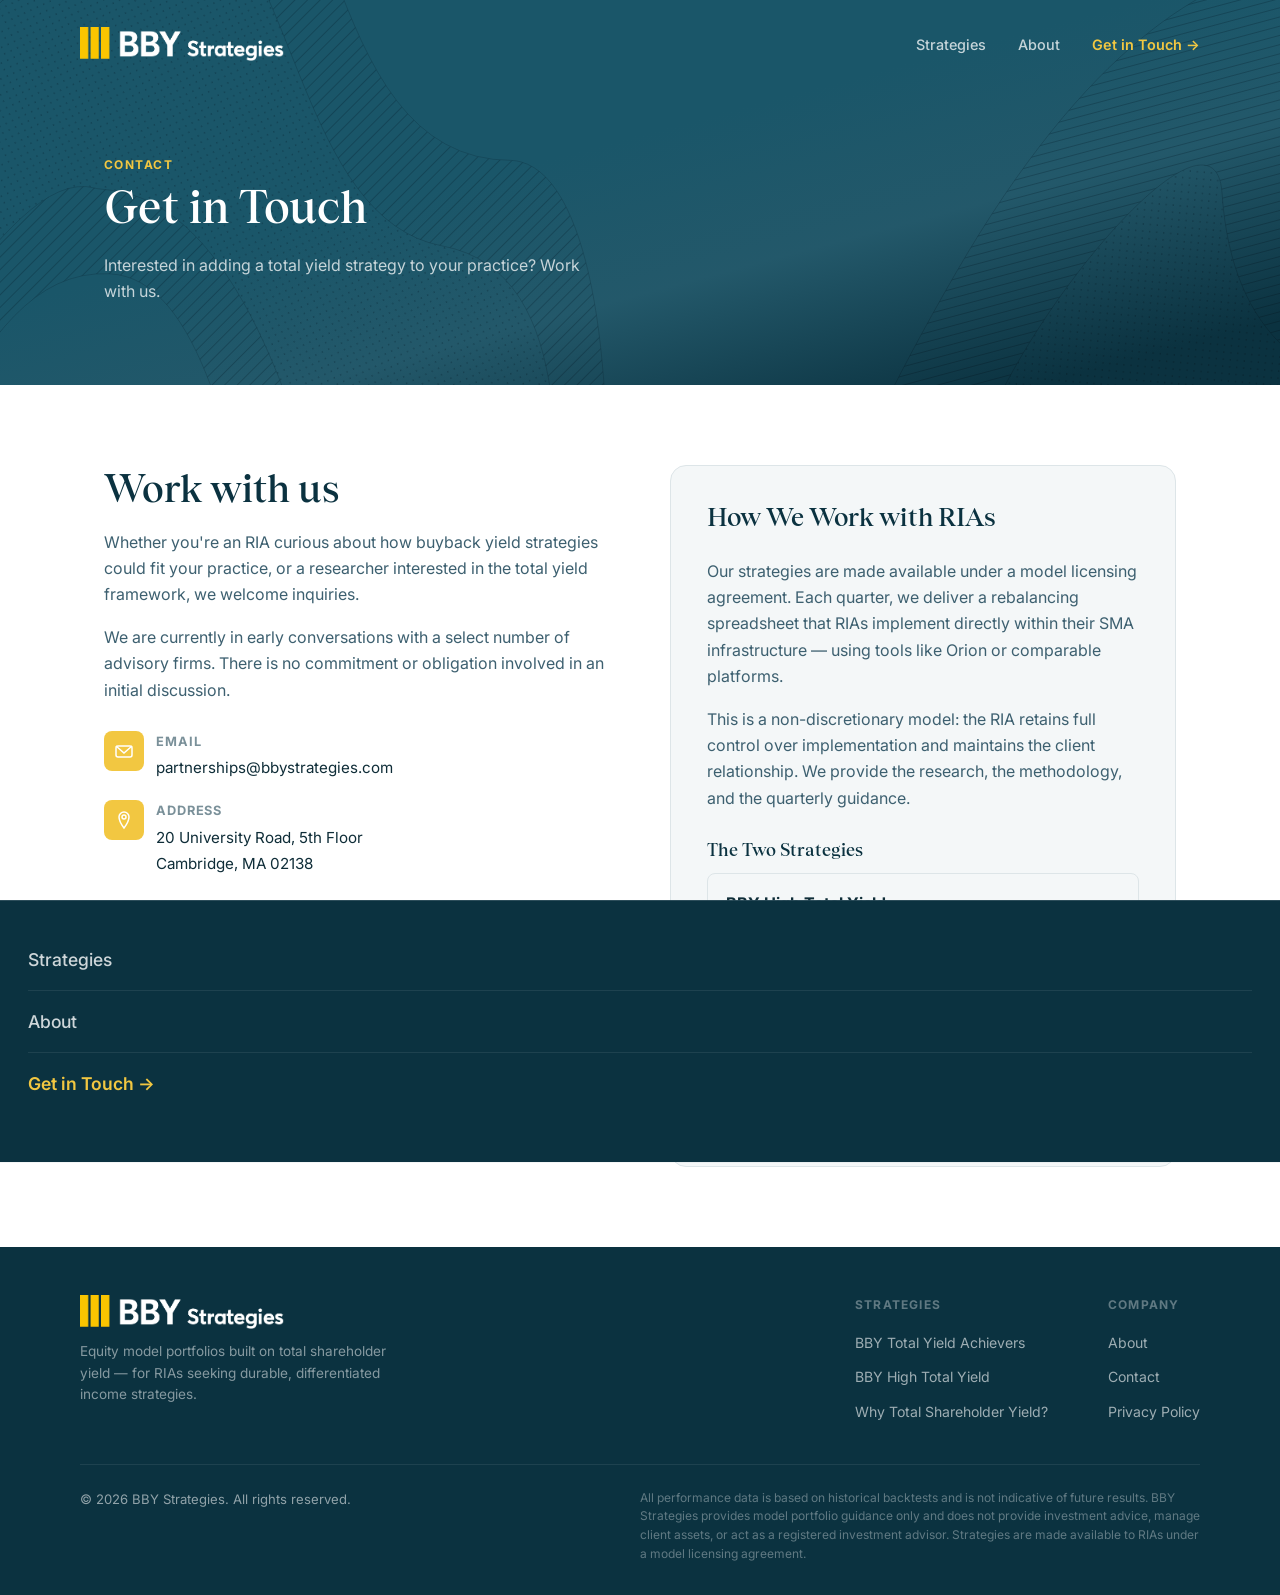
<file: contact.html>
<!DOCTYPE html>
<html lang="en">
<head>
  <meta charset="UTF-8" />
  <meta name="viewport" content="width=device-width, initial-scale=1.0" />
  <title>Contact — BBY Strategies</title>
  <meta name="description" content="Contact BBY Strategies to learn more about our total shareholder yield model portfolios for RIAs and SMAs." />
  <link rel="preconnect" href="https://fonts.googleapis.com" />
  <link rel="preconnect" href="https://fonts.gstatic.com" crossorigin />
  <link href="https://fonts.googleapis.com/css2?family=Inter:wght@400;500;600;700;800&display=swap" rel="stylesheet" />
  <link rel="stylesheet" href="css/style.css?v=10" />
  <link rel="icon" type="image/png" href="favicon/favicon-96x96.png" sizes="96x96" />
  <link rel="icon" type="image/svg+xml" href="favicon/favicon.svg" />
  <link rel="shortcut icon" href="favicon/favicon.ico" />
  <link rel="apple-touch-icon" sizes="180x180" href="favicon/apple-touch-icon.png" />
  <link rel="manifest" href="favicon/site.webmanifest" />
</head>
<body>

<!-- ===== Navigation ===== -->
<nav class="nav">
  <div class="nav__inner">
    <a href="index.html" class="nav__logo">
      <img src="images/logo-strategies-white.png" alt="BBY Strategies" />
    </a>
    <ul class="nav__links">
      <li><a href="index.html">Strategies</a></li>
      <li><a href="about.html">About</a></li>
      <li class="nav-cta"><a href="contact.html">Get in Touch &rarr;</a></li>
    </ul>
    <button class="nav__hamburger" id="nav-hamburger" aria-label="Open menu" aria-expanded="false">
      <span></span><span></span><span></span>
    </button>
  </div>
</nav>

<div class="mobile-menu" id="mobile-menu">
  <ul>
    <li><a href="index.html">Strategies</a></li>
    <li><a href="about.html">About</a></li>
    <li class="nav-cta"><a href="contact.html" class="active">Get in Touch &rarr;</a></li>
  </ul>
</div>

<!-- ===== Hero ===== -->
<section class="contact-hero">

  <svg class="hero-blob hero-blob--left" viewBox="0 0 1064 1184" fill="none" xmlns="http://www.w3.org/2000/svg" aria-hidden="true">
    <path d="M365.024 420.159C365.024 290.773 146.822 379.116 129.447 248.578C112.071 118.04 77.0359 1 545.751 1C1014.47 1 978.769 248.578 978.769 248.578C978.769 365.693 724.549 323.824 716.161 397.226C705.675 488.978 1063 688.184 1063 810.013C1063 950.476 724.496 914.644 724.496 1097.94C716.161 1238.57 1 1194.14 1 1042.89C1 862.009 614.666 900.096 623.003 738.349C630.169 599.32 365.024 584.987 365.024 420.159Z" fill="url(#line-pat-cl)" mask="url(#blob-mask-cl)" stroke="currentColor" stroke-width="0.4"/>
    <path d="M439.133 423.459C414.176 326.945 349.397 197.106 349.397 146.403C349.397 40.1026 833.202 101.077 727.86 171.557C507.897 318.724 734.603 513.792 758.601 541.002C777.929 562.916 996.802 730.03 953.291 816.927C909.78 903.823 671.787 908.241 647.979 1035.63C624.171 1163.03 424.977 1133.59 332.209 1137.81C239.44 1142.02 -99.7187 1030.83 309.12 950.679C717.959 870.531 693.779 746.88 699.693 724.947C722.567 640.122 470.329 544.102 439.133 423.459Z" fill="url(#dot-pat-cl)"/>
    <path d="M439.133 423.459C414.176 326.945 349.397 197.106 349.397 146.403C349.397 40.1026 833.202 101.077 727.86 171.557C507.897 318.724 734.603 513.792 758.601 541.002C777.929 562.916 996.802 730.03 953.291 816.927C909.78 903.823 671.787 908.241 647.979 1035.63C624.171 1163.03 424.977 1133.59 332.209 1137.81C239.44 1142.02 -99.7187 1030.83 309.12 950.679C717.959 870.531 693.779 746.88 699.693 724.947C722.567 640.122 470.329 544.102 439.133 423.459Z" stroke="currentColor" stroke-width="0.4"/>
    <defs>
      <mask id="blob-mask-cl"><rect x="0" y="0" width="100%" height="100%" fill="white"/><path d="M439.133 423.459C414.176 326.945 349.397 197.106 349.397 146.403C349.397 40.1026 833.202 101.077 727.86 171.557C507.897 318.724 734.603 513.792 758.601 541.002C777.929 562.916 996.802 730.03 953.291 816.927C909.78 903.823 671.787 908.241 647.979 1035.63C624.171 1163.03 424.977 1133.59 332.209 1137.81C239.44 1142.02 -99.7187 1030.83 309.12 950.679C717.959 870.531 693.779 746.88 699.693 724.947C722.567 640.122 470.329 544.102 439.133 423.459Z" fill="black"/></mask>
      <pattern id="line-pat-cl" width="0.0075" height="100%" patternContentUnits="objectBoundingBox" patternTransform="rotate(135)"><line x1="0" y1="0" x2="0" y2="1" stroke="currentColor" stroke-width="0.001"/></pattern>
      <pattern id="dot-pat-cl" width="0.0075" height="0.015" patternContentUnits="objectBoundingBox" fill="currentColor" patternTransform="rotate(-25) scale(1 0.8)"><circle cx="0.00375" cy="0.00375" r="0.00075"/><circle cx="0.00375" cy="0.01125" r="0.00075"/></pattern>
    </defs>
  </svg>
  <svg class="hero-blob hero-blob--right" viewBox="0 0 1064 1184" fill="none" xmlns="http://www.w3.org/2000/svg" aria-hidden="true">
    <path d="M365.024 420.159C365.024 290.773 146.822 379.116 129.447 248.578C112.071 118.04 77.0359 1 545.751 1C1014.47 1 978.769 248.578 978.769 248.578C978.769 365.693 724.549 323.824 716.161 397.226C705.675 488.978 1063 688.184 1063 810.013C1063 950.476 724.496 914.644 724.496 1097.94C716.161 1238.57 1 1194.14 1 1042.89C1 862.009 614.666 900.096 623.003 738.349C630.169 599.32 365.024 584.987 365.024 420.159Z" fill="url(#line-pat-cr)" mask="url(#blob-mask-cr)" stroke="currentColor" stroke-width="0.4"/>
    <path d="M439.133 423.459C414.176 326.945 349.397 197.106 349.397 146.403C349.397 40.1026 833.202 101.077 727.86 171.557C507.897 318.724 734.603 513.792 758.601 541.002C777.929 562.916 996.802 730.03 953.291 816.927C909.78 903.823 671.787 908.241 647.979 1035.63C624.171 1163.03 424.977 1133.59 332.209 1137.81C239.44 1142.02 -99.7187 1030.83 309.12 950.679C717.959 870.531 693.779 746.88 699.693 724.947C722.567 640.122 470.329 544.102 439.133 423.459Z" fill="url(#dot-pat-cr)"/>
    <path d="M439.133 423.459C414.176 326.945 349.397 197.106 349.397 146.403C349.397 40.1026 833.202 101.077 727.86 171.557C507.897 318.724 734.603 513.792 758.601 541.002C777.929 562.916 996.802 730.03 953.291 816.927C909.78 903.823 671.787 908.241 647.979 1035.63C624.171 1163.03 424.977 1133.59 332.209 1137.81C239.44 1142.02 -99.7187 1030.83 309.12 950.679C717.959 870.531 693.779 746.88 699.693 724.947C722.567 640.122 470.329 544.102 439.133 423.459Z" stroke="currentColor" stroke-width="0.4"/>
    <defs>
      <mask id="blob-mask-cr"><rect x="0" y="0" width="100%" height="100%" fill="white"/><path d="M439.133 423.459C414.176 326.945 349.397 197.106 349.397 146.403C349.397 40.1026 833.202 101.077 727.86 171.557C507.897 318.724 734.603 513.792 758.601 541.002C777.929 562.916 996.802 730.03 953.291 816.927C909.78 903.823 671.787 908.241 647.979 1035.63C624.171 1163.03 424.977 1133.59 332.209 1137.81C239.44 1142.02 -99.7187 1030.83 309.12 950.679C717.959 870.531 693.779 746.88 699.693 724.947C722.567 640.122 470.329 544.102 439.133 423.459Z" fill="black"/></mask>
      <pattern id="line-pat-cr" width="0.0075" height="100%" patternContentUnits="objectBoundingBox" patternTransform="rotate(135)"><line x1="0" y1="0" x2="0" y2="1" stroke="currentColor" stroke-width="0.001"/></pattern>
      <pattern id="dot-pat-cr" width="0.0075" height="0.015" patternContentUnits="objectBoundingBox" fill="currentColor" patternTransform="rotate(-25) scale(1 0.8)"><circle cx="0.00375" cy="0.00375" r="0.00075"/><circle cx="0.00375" cy="0.01125" r="0.00075"/></pattern>
    </defs>
  </svg>

  <div class="container">
    <div class="section-label">Contact</div>
    <h1>Get in Touch</h1>
    <p>
      Interested in adding a total yield strategy to your practice? Work with us.
    </p>
  </div>
</section>

<!-- ===== Contact Body ===== -->
<section class="contact-body">
  <div class="container">
    <div class="contact-grid">

      <!-- Left: Contact details -->
      <div class="contact-info">
        <h2>Work with us</h2>
        <p>
          Whether you're an RIA curious about how buyback yield strategies could fit your practice,
          or a researcher interested in the total yield framework, we welcome inquiries.
        </p>
        <p>
          We are currently in early conversations with a select number of advisory firms. There is
          no commitment or obligation involved in an initial discussion.
        </p>

        <div class="contact-detail">
          <div class="contact-detail__icon">
            <svg width="20" height="20" viewBox="0 0 20 20" fill="none" aria-hidden="true">
              <rect x="2" y="5" width="16" height="11" rx="2" stroke="currentColor" stroke-width="1.5"/>
              <polyline points="2,5 10,12 18,5" stroke="currentColor" stroke-width="1.5" fill="none"/>
            </svg>
          </div>
          <div class="contact-detail__text">
            <strong>Email</strong>
            <a href="mailto:partnerships@bbystrategies.com">partnerships@bbystrategies.com</a>
          </div>
        </div>

        <div class="contact-detail" style="margin-top: 20px;">
          <div class="contact-detail__icon">
            <svg width="20" height="20" viewBox="0 0 20 20" fill="none" aria-hidden="true">
              <path d="M10 2C7.24 2 5 4.24 5 7c0 4.5 5 11 5 11s5-6.5 5-11c0-2.76-2.24-5-5-5z" stroke="currentColor" stroke-width="1.5"/>
              <circle cx="10" cy="7" r="2" stroke="currentColor" stroke-width="1.5"/>
            </svg>
          </div>
          <div class="contact-detail__text">
            <strong>Address</strong>
            <span>20 University Road, 5th Floor<br>Cambridge, MA 02138</span>
          </div>
        </div>
      </div>

      <!-- Right: How it works -->
      <div class="contact-howto contact-form">
        <h3>How We Work with RIAs</h3>
        <p>
          Our strategies are made available under a model licensing agreement. Each quarter, we deliver
          a rebalancing spreadsheet that RIAs implement directly within their SMA infrastructure —
          using tools like Orion or comparable platforms.
        </p>
        <p>
          This is a non-discretionary model: the RIA retains full control over implementation and
          maintains the client relationship. We provide the research, the methodology, and the quarterly
          guidance.
        </p>

        <h4 style="margin-top: 28px; margin-bottom: 12px;">The Two Strategies</h4>
        <div style="display: flex; flex-direction: column; gap: 12px;">
          <div style="padding: 16px 18px; background: var(--off-white); border-radius: var(--radius); border: 1px solid var(--light-gray);">
            <strong style="display: block; margin-bottom: 4px;">BBY High Total Yield</strong>
            <p style="font-size: 0.88rem; color: var(--text-light); margin: 0;">Screens S&amp;P 500 companies for high total shareholder yield (dividend yield plus buyback yield). 115 holdings.</p>
          </div>
          <div style="padding: 16px 18px; background: var(--off-white); border-radius: var(--radius); border: 1px solid var(--light-gray);">
            <strong style="display: block; margin-bottom: 4px;">BBY Total Yield Achievers</strong>
            <p style="font-size: 0.88rem; color: var(--text-light); margin: 0;">Screens S&amp;P 500 companies for durable, above-average total shareholder yield (dividend yield plus buyback yield). 167 holdings.</p>
          </div>
        </div>
      </div>

    </div>
  </div>
</section>

<!-- ===== Footer ===== -->
<footer class="footer">
  <div class="footer__inner">
    <div class="footer__top">
      <div class="footer__brand">
        <a href="index.html" class="nav__logo" style="margin-bottom: 12px;">
          <img src="images/logo-strategies-white.png" alt="BBY Strategies" />
        </a>
        <p>Equity model portfolios built on total shareholder yield — for RIAs seeking durable,
        differentiated income strategies.</p>
      </div>
      <div class="footer__links">
        <div class="footer__col">
          <h5>Strategies</h5>
          <ul>
            <li><a href="index.html#strategies">BBY Total Yield Achievers</a></li>
            <li><a href="index.html#strategies">BBY High Total Yield</a></li>
            <li><a href="index.html#why-total-yield">Why Total Shareholder Yield?</a></li>
          </ul>
        </div>
        <div class="footer__col">
          <h5>Company</h5>
          <ul>
            <li><a href="about.html">About</a></li>
            <li><a href="contact.html">Contact</a></li>
            <li><a href="privacy.html">Privacy Policy</a></li>
          </ul>
        </div>
      </div>
    </div>
    <div class="footer__bottom">
      <p class="footer__copy">&copy; 2026 BBY Strategies. All rights reserved.</p>
      <p class="footer__disclaimer">
        All performance data is based on historical backtests and is not indicative of future results.
        BBY Strategies provides model portfolio guidance only and does not provide investment advice,
        manage client assets, or act as a registered investment advisor. Strategies are made available
        to RIAs under a model licensing agreement.
      </p>
    </div>
  </div>
</footer>

<script>
  (function() {
    var nav = document.querySelector('.nav');
    function update() { nav.classList.toggle('nav--scrolled', window.scrollY > 20); }
    window.addEventListener('scroll', update, { passive: true });
    update();

    var hamburger = document.getElementById('nav-hamburger');
    var mobileMenu = document.getElementById('mobile-menu');
    hamburger.addEventListener('click', function() {
      var open = mobileMenu.classList.toggle('is-open');
      hamburger.classList.toggle('is-open', open);
      hamburger.setAttribute('aria-expanded', open);
    });
    mobileMenu.querySelectorAll('a').forEach(function(a) {
      a.addEventListener('click', function() {
        mobileMenu.classList.remove('is-open');
        hamburger.classList.remove('is-open');
        hamburger.setAttribute('aria-expanded', 'false');
      });
    });
  })();
</script>
</body>
</html>
</file>
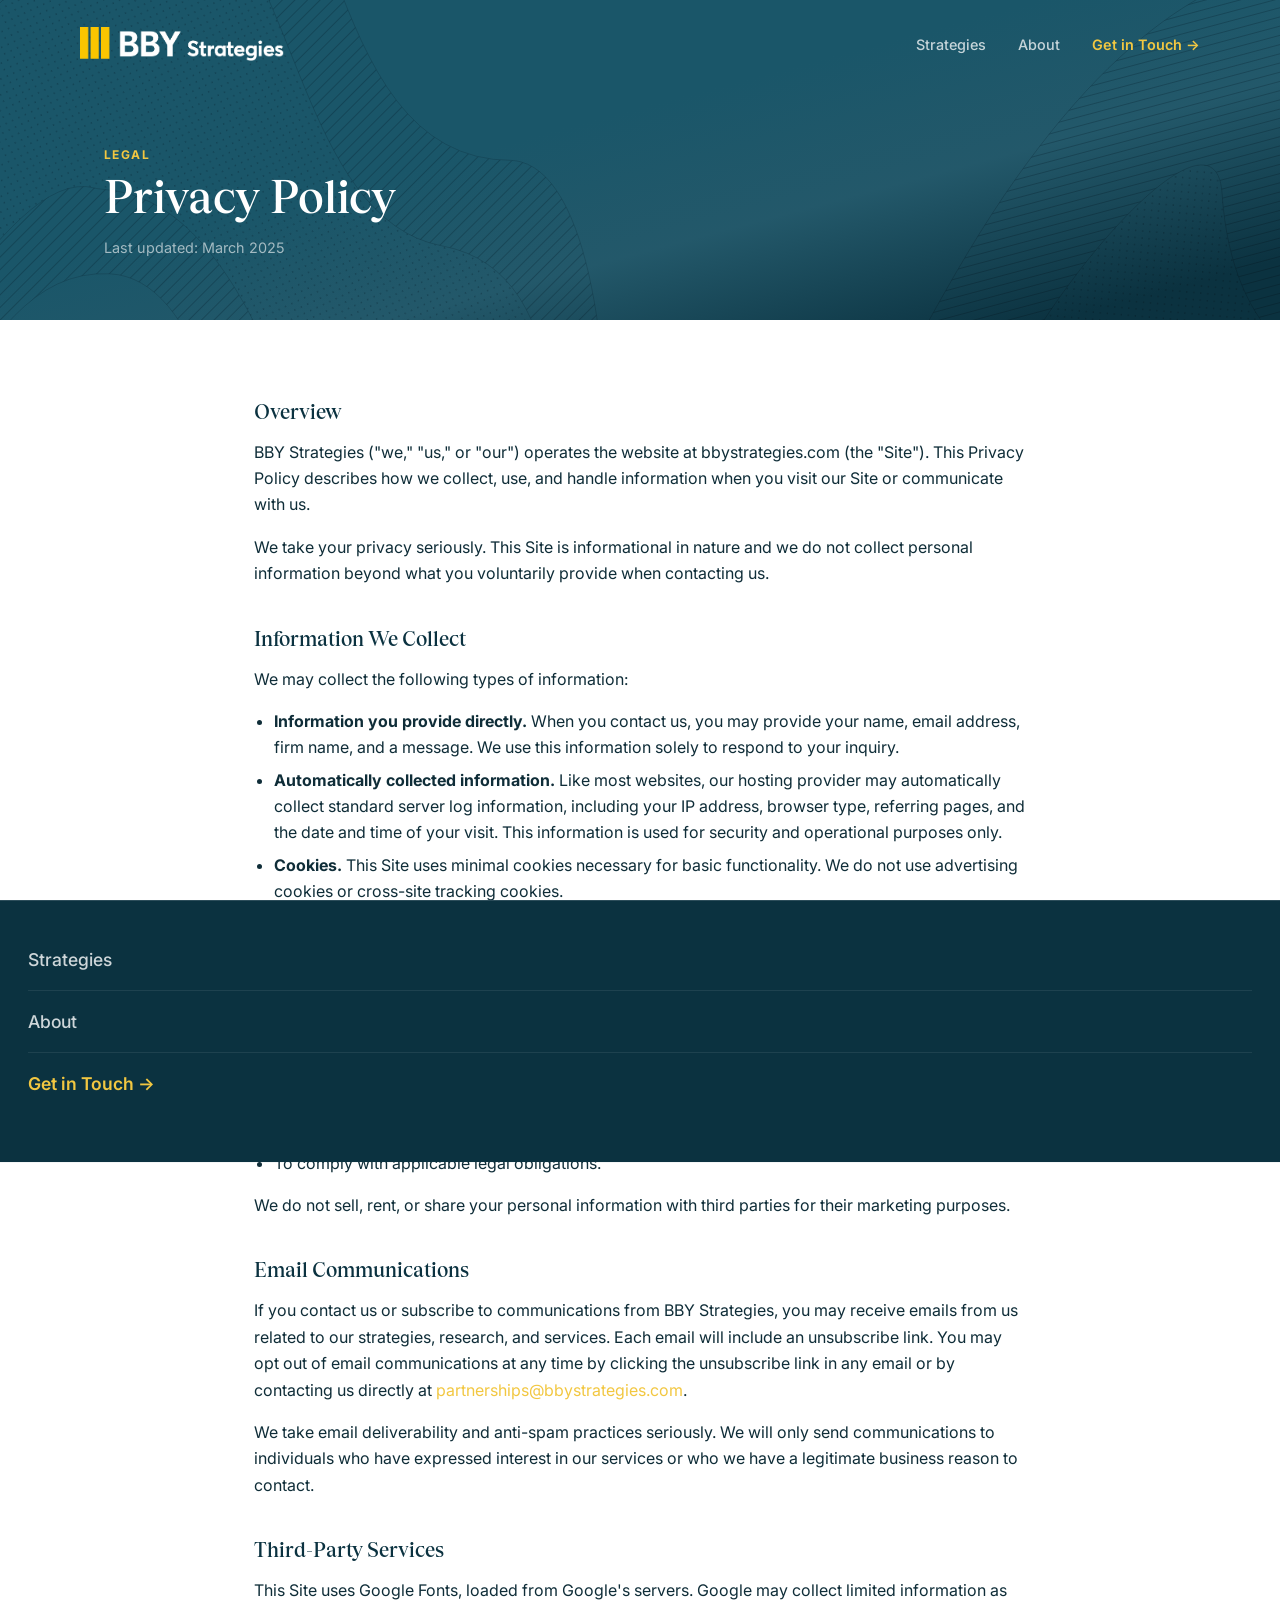
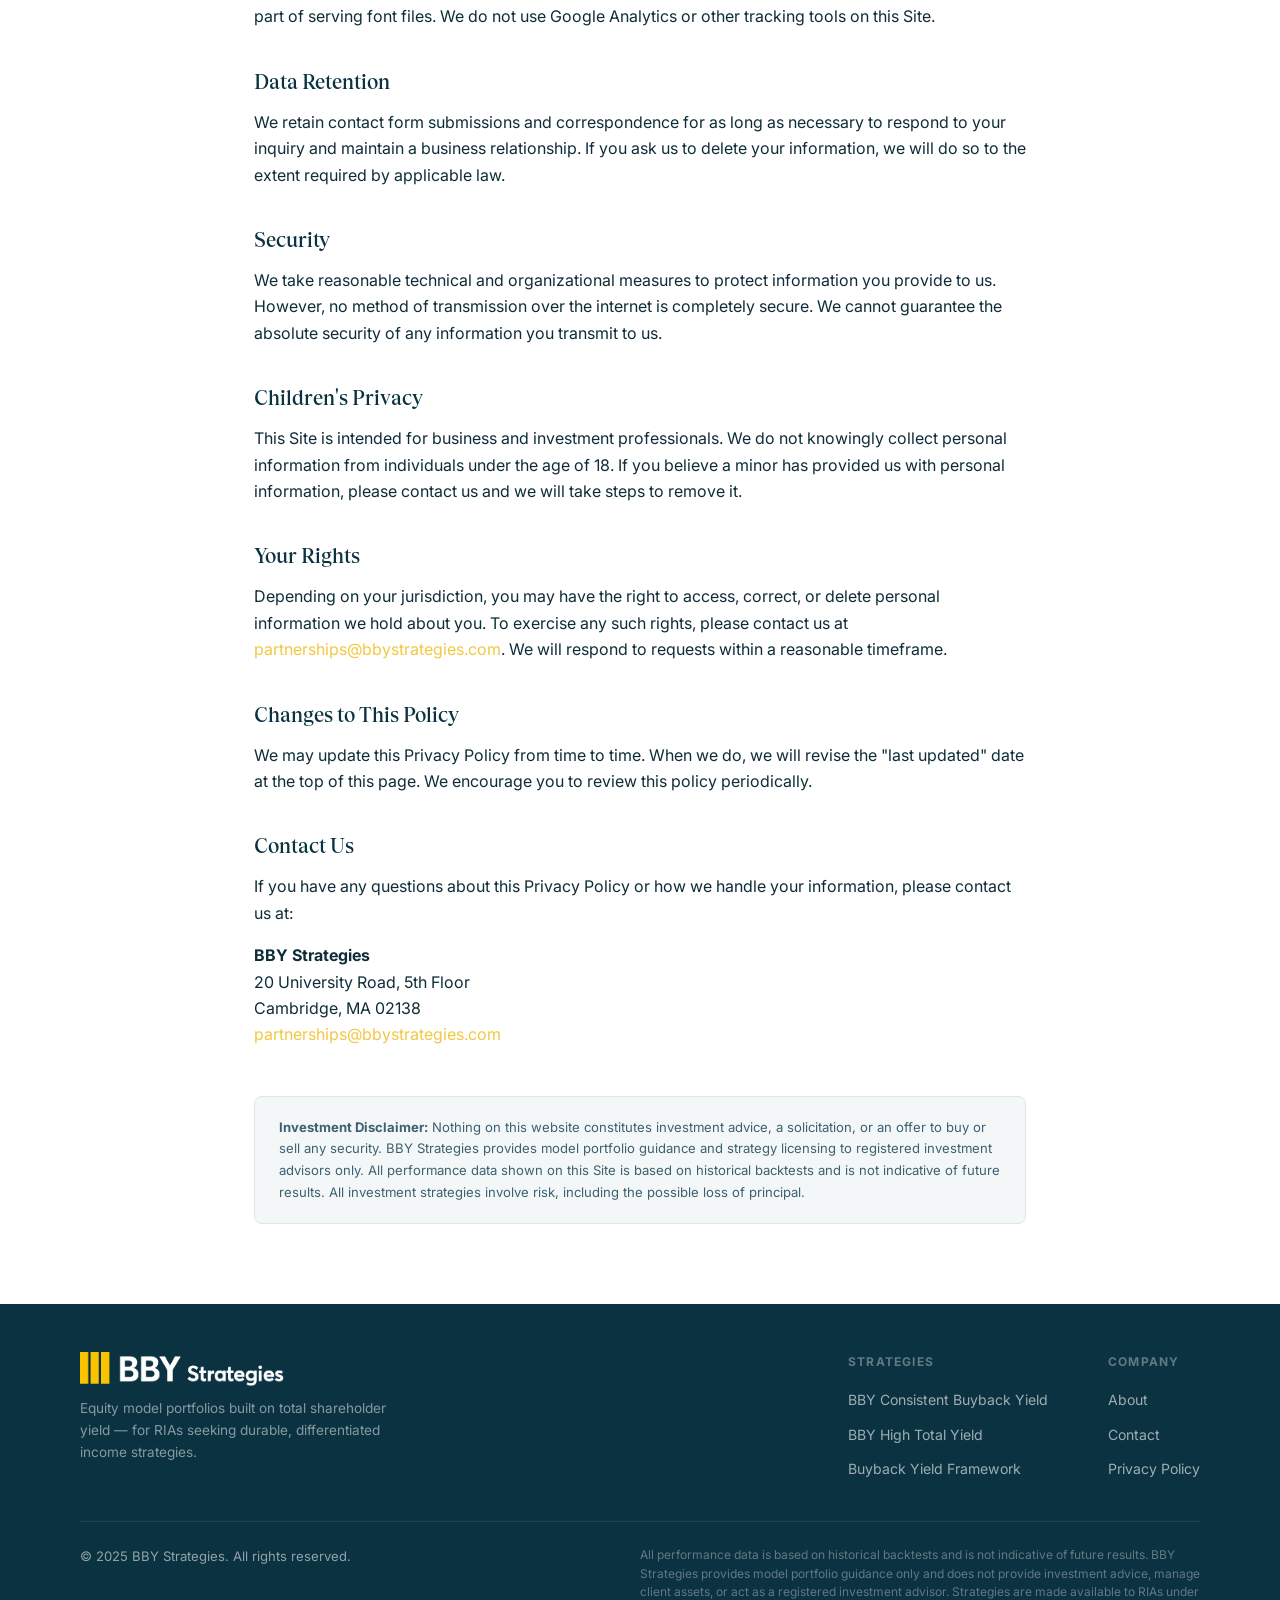
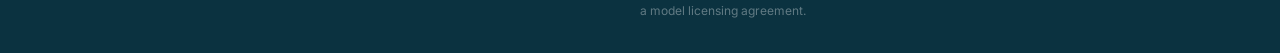
<file: privacy.html>
<!DOCTYPE html>
<html lang="en">
<head>
  <meta charset="UTF-8" />
  <meta name="viewport" content="width=device-width, initial-scale=1.0" />
  <title>Privacy Policy — BBY Strategies</title>
  <meta name="description" content="BBY Strategies privacy policy — how we collect, use, and protect information on our website." />
  <link rel="preconnect" href="https://fonts.googleapis.com" />
  <link rel="preconnect" href="https://fonts.gstatic.com" crossorigin />
  <link href="https://fonts.googleapis.com/css2?family=Inter:wght@400;500;600;700;800&display=swap" rel="stylesheet" />
  <link rel="stylesheet" href="css/style.css" />
  <link rel="icon" type="image/png" href="favicon/favicon-96x96.png" sizes="96x96" />
  <link rel="icon" type="image/svg+xml" href="favicon/favicon.svg" />
  <link rel="shortcut icon" href="favicon/favicon.ico" />
  <link rel="apple-touch-icon" sizes="180x180" href="favicon/apple-touch-icon.png" />
  <link rel="manifest" href="favicon/site.webmanifest" />
</head>
<body>

<!-- ===== Navigation ===== -->
<nav class="nav">
  <div class="nav__inner">
    <a href="index.html" class="nav__logo">
      <img src="images/logo-strategies-white.png" alt="BBY Strategies" />
    </a>
    <ul class="nav__links">
      <li><a href="index.html">Strategies</a></li>
      <li><a href="about.html">About</a></li>
      <li class="nav-cta"><a href="contact.html">Get in Touch &rarr;</a></li>
    </ul>
    <button class="nav__hamburger" id="nav-hamburger" aria-label="Open menu" aria-expanded="false">
      <span></span><span></span><span></span>
    </button>
  </div>
</nav>

<div class="mobile-menu" id="mobile-menu">
  <ul>
    <li><a href="index.html">Strategies</a></li>
    <li><a href="about.html">About</a></li>
    <li class="nav-cta"><a href="contact.html">Get in Touch &rarr;</a></li>
  </ul>
</div>

<!-- ===== Hero ===== -->
<section class="privacy-hero">

  <svg class="hero-blob hero-blob--left" viewBox="0 0 1064 1184" fill="none" xmlns="http://www.w3.org/2000/svg" aria-hidden="true">
    <path d="M365.024 420.159C365.024 290.773 146.822 379.116 129.447 248.578C112.071 118.04 77.0359 1 545.751 1C1014.47 1 978.769 248.578 978.769 248.578C978.769 365.693 724.549 323.824 716.161 397.226C705.675 488.978 1063 688.184 1063 810.013C1063 950.476 724.496 914.644 724.496 1097.94C716.161 1238.57 1 1194.14 1 1042.89C1 862.009 614.666 900.096 623.003 738.349C630.169 599.32 365.024 584.987 365.024 420.159Z" fill="url(#line-pat-pl)" mask="url(#blob-mask-pl)" stroke="currentColor" stroke-width="0.4"/>
    <path d="M439.133 423.459C414.176 326.945 349.397 197.106 349.397 146.403C349.397 40.1026 833.202 101.077 727.86 171.557C507.897 318.724 734.603 513.792 758.601 541.002C777.929 562.916 996.802 730.03 953.291 816.927C909.78 903.823 671.787 908.241 647.979 1035.63C624.171 1163.03 424.977 1133.59 332.209 1137.81C239.44 1142.02 -99.7187 1030.83 309.12 950.679C717.959 870.531 693.779 746.88 699.693 724.947C722.567 640.122 470.329 544.102 439.133 423.459Z" fill="url(#dot-pat-pl)"/>
    <path d="M439.133 423.459C414.176 326.945 349.397 197.106 349.397 146.403C349.397 40.1026 833.202 101.077 727.86 171.557C507.897 318.724 734.603 513.792 758.601 541.002C777.929 562.916 996.802 730.03 953.291 816.927C909.78 903.823 671.787 908.241 647.979 1035.63C624.171 1163.03 424.977 1133.59 332.209 1137.81C239.44 1142.02 -99.7187 1030.83 309.12 950.679C717.959 870.531 693.779 746.88 699.693 724.947C722.567 640.122 470.329 544.102 439.133 423.459Z" stroke="currentColor" stroke-width="0.4"/>
    <defs>
      <mask id="blob-mask-pl"><rect x="0" y="0" width="100%" height="100%" fill="white"/><path d="M439.133 423.459C414.176 326.945 349.397 197.106 349.397 146.403C349.397 40.1026 833.202 101.077 727.86 171.557C507.897 318.724 734.603 513.792 758.601 541.002C777.929 562.916 996.802 730.03 953.291 816.927C909.78 903.823 671.787 908.241 647.979 1035.63C624.171 1163.03 424.977 1133.59 332.209 1137.81C239.44 1142.02 -99.7187 1030.83 309.12 950.679C717.959 870.531 693.779 746.88 699.693 724.947C722.567 640.122 470.329 544.102 439.133 423.459Z" fill="black"/></mask>
      <pattern id="line-pat-pl" width="0.0075" height="100%" patternContentUnits="objectBoundingBox" patternTransform="rotate(135)"><line x1="0" y1="0" x2="0" y2="1" stroke="currentColor" stroke-width="0.001"/></pattern>
      <pattern id="dot-pat-pl" width="0.0075" height="0.015" patternContentUnits="objectBoundingBox" fill="currentColor" patternTransform="rotate(-25) scale(1 0.8)"><circle cx="0.00375" cy="0.00375" r="0.00075"/><circle cx="0.00375" cy="0.01125" r="0.00075"/></pattern>
    </defs>
  </svg>
  <svg class="hero-blob hero-blob--right" viewBox="0 0 1064 1184" fill="none" xmlns="http://www.w3.org/2000/svg" aria-hidden="true">
    <path d="M365.024 420.159C365.024 290.773 146.822 379.116 129.447 248.578C112.071 118.04 77.0359 1 545.751 1C1014.47 1 978.769 248.578 978.769 248.578C978.769 365.693 724.549 323.824 716.161 397.226C705.675 488.978 1063 688.184 1063 810.013C1063 950.476 724.496 914.644 724.496 1097.94C716.161 1238.57 1 1194.14 1 1042.89C1 862.009 614.666 900.096 623.003 738.349C630.169 599.32 365.024 584.987 365.024 420.159Z" fill="url(#line-pat-pr)" mask="url(#blob-mask-pr)" stroke="currentColor" stroke-width="0.4"/>
    <path d="M439.133 423.459C414.176 326.945 349.397 197.106 349.397 146.403C349.397 40.1026 833.202 101.077 727.86 171.557C507.897 318.724 734.603 513.792 758.601 541.002C777.929 562.916 996.802 730.03 953.291 816.927C909.78 903.823 671.787 908.241 647.979 1035.63C624.171 1163.03 424.977 1133.59 332.209 1137.81C239.44 1142.02 -99.7187 1030.83 309.12 950.679C717.959 870.531 693.779 746.88 699.693 724.947C722.567 640.122 470.329 544.102 439.133 423.459Z" fill="url(#dot-pat-pr)"/>
    <path d="M439.133 423.459C414.176 326.945 349.397 197.106 349.397 146.403C349.397 40.1026 833.202 101.077 727.86 171.557C507.897 318.724 734.603 513.792 758.601 541.002C777.929 562.916 996.802 730.03 953.291 816.927C909.78 903.823 671.787 908.241 647.979 1035.63C624.171 1163.03 424.977 1133.59 332.209 1137.81C239.44 1142.02 -99.7187 1030.83 309.12 950.679C717.959 870.531 693.779 746.88 699.693 724.947C722.567 640.122 470.329 544.102 439.133 423.459Z" stroke="currentColor" stroke-width="0.4"/>
    <defs>
      <mask id="blob-mask-pr"><rect x="0" y="0" width="100%" height="100%" fill="white"/><path d="M439.133 423.459C414.176 326.945 349.397 197.106 349.397 146.403C349.397 40.1026 833.202 101.077 727.86 171.557C507.897 318.724 734.603 513.792 758.601 541.002C777.929 562.916 996.802 730.03 953.291 816.927C909.78 903.823 671.787 908.241 647.979 1035.63C624.171 1163.03 424.977 1133.59 332.209 1137.81C239.44 1142.02 -99.7187 1030.83 309.12 950.679C717.959 870.531 693.779 746.88 699.693 724.947C722.567 640.122 470.329 544.102 439.133 423.459Z" fill="black"/></mask>
      <pattern id="line-pat-pr" width="0.0075" height="100%" patternContentUnits="objectBoundingBox" patternTransform="rotate(135)"><line x1="0" y1="0" x2="0" y2="1" stroke="currentColor" stroke-width="0.001"/></pattern>
      <pattern id="dot-pat-pr" width="0.0075" height="0.015" patternContentUnits="objectBoundingBox" fill="currentColor" patternTransform="rotate(-25) scale(1 0.8)"><circle cx="0.00375" cy="0.00375" r="0.00075"/><circle cx="0.00375" cy="0.01125" r="0.00075"/></pattern>
    </defs>
  </svg>

  <div class="container">
    <div class="section-label">Legal</div>
    <h1>Privacy Policy</h1>
    <p>Last updated: March 2025</p>
  </div>
</section>

<!-- ===== Privacy Body ===== -->
<section class="privacy-body">
  <div class="container">

    <h2>Overview</h2>
    <p>
      BBY Strategies ("we," "us," or "our") operates the website at bbystrategies.com (the "Site").
      This Privacy Policy describes how we collect, use, and handle information when you visit our
      Site or communicate with us.
    </p>
    <p>
      We take your privacy seriously. This Site is informational in nature and we do not collect
      personal information beyond what you voluntarily provide when contacting us.
    </p>

    <h2>Information We Collect</h2>
    <p>We may collect the following types of information:</p>
    <ul>
      <li>
        <strong>Information you provide directly.</strong> When you contact us, you may provide
        your name, email address, firm name, and a message. We use this information solely
        to respond to your inquiry.
      </li>
      <li>
        <strong>Automatically collected information.</strong> Like most websites, our hosting provider
        may automatically collect standard server log information, including your IP address, browser
        type, referring pages, and the date and time of your visit. This information is used for
        security and operational purposes only.
      </li>
      <li>
        <strong>Cookies.</strong> This Site uses minimal cookies necessary for basic functionality.
        We do not use advertising cookies or cross-site tracking cookies.
      </li>
    </ul>

    <h2>How We Use Your Information</h2>
    <p>We use the information we collect for the following purposes:</p>
    <ul>
      <li>To respond to inquiries and communicate with you about our strategies and services.</li>
      <li>To send follow-up communications if you have expressed interest in our model portfolios
      (you may opt out at any time).</li>
      <li>To operate, maintain, and improve the Site.</li>
      <li>To comply with applicable legal obligations.</li>
    </ul>
    <p>
      We do not sell, rent, or share your personal information with third parties for their
      marketing purposes.
    </p>

    <h2>Email Communications</h2>
    <p>
      If you contact us or subscribe to communications from BBY Strategies, you may receive
      emails from us related to our strategies, research, and services. Each email will include
      an unsubscribe link. You may opt out of email communications at any time by clicking the
      unsubscribe link in any email or by contacting us directly at
      <a href="mailto:partnerships@bbystrategies.com">partnerships@bbystrategies.com</a>.
    </p>
    <p>
      We take email deliverability and anti-spam practices seriously. We will only send
      communications to individuals who have expressed interest in our services or who we have
      a legitimate business reason to contact.
    </p>

    <h2>Third-Party Services</h2>
    <p>
      This Site uses Google Fonts, loaded from Google's servers. Google may collect limited
      information as part of serving font files. We do not use Google Analytics or other
      tracking tools on this Site.
    </p>

    <h2>Data Retention</h2>
    <p>
      We retain contact form submissions and correspondence for as long as necessary to respond
      to your inquiry and maintain a business relationship. If you ask us to delete your
      information, we will do so to the extent required by applicable law.
    </p>

    <h2>Security</h2>
    <p>
      We take reasonable technical and organizational measures to protect information you provide
      to us. However, no method of transmission over the internet is completely secure. We cannot
      guarantee the absolute security of any information you transmit to us.
    </p>

    <h2>Children's Privacy</h2>
    <p>
      This Site is intended for business and investment professionals. We do not knowingly collect
      personal information from individuals under the age of 18. If you believe a minor has
      provided us with personal information, please contact us and we will take steps to remove it.
    </p>

    <h2>Your Rights</h2>
    <p>
      Depending on your jurisdiction, you may have the right to access, correct, or delete
      personal information we hold about you. To exercise any such rights, please contact us at
      <a href="mailto:partnerships@bbystrategies.com">partnerships@bbystrategies.com</a>. We will respond to
      requests within a reasonable timeframe.
    </p>

    <h2>Changes to This Policy</h2>
    <p>
      We may update this Privacy Policy from time to time. When we do, we will revise the
      "last updated" date at the top of this page. We encourage you to review this policy
      periodically.
    </p>

    <h2>Contact Us</h2>
    <p>
      If you have any questions about this Privacy Policy or how we handle your information,
      please contact us at:
    </p>
    <p>
      <strong>BBY Strategies</strong><br />
      20 University Road, 5th Floor<br />
      Cambridge, MA 02138<br />
      <a href="mailto:partnerships@bbystrategies.com">partnerships@bbystrategies.com</a>
    </p>

    <div class="disclaimer-box" style="margin-top: 48px;">
      <p>
        <strong>Investment Disclaimer:</strong> Nothing on this website constitutes investment advice,
        a solicitation, or an offer to buy or sell any security. BBY Strategies provides model portfolio
        guidance and strategy licensing to registered investment advisors only. All performance data
        shown on this Site is based on historical backtests and is not indicative of future results.
        All investment strategies involve risk, including the possible loss of principal.
      </p>
    </div>

  </div>
</section>

<!-- ===== Footer ===== -->
<footer class="footer">
  <div class="footer__inner">
    <div class="footer__top">
      <div class="footer__brand">
        <a href="index.html" class="nav__logo" style="margin-bottom: 12px;">
          <img src="images/logo-strategies-white.png" alt="BBY Strategies" />
        </a>
        <p>Equity model portfolios built on total shareholder yield — for RIAs seeking durable,
        differentiated income strategies.</p>
      </div>
      <div class="footer__links">
        <div class="footer__col">
          <h5>Strategies</h5>
          <ul>
            <li><a href="index.html#strategies">BBY Consistent Buyback Yield</a></li>
            <li><a href="index.html#strategies">BBY High Total Yield</a></li>
            <li><a href="index.html#equity-income">Buyback Yield Framework</a></li>
          </ul>
        </div>
        <div class="footer__col">
          <h5>Company</h5>
          <ul>
            <li><a href="about.html">About</a></li>
            <li><a href="contact.html">Contact</a></li>
            <li><a href="privacy.html">Privacy Policy</a></li>
          </ul>
        </div>
      </div>
    </div>
    <div class="footer__bottom">
      <p class="footer__copy">&copy; 2025 BBY Strategies. All rights reserved.</p>
      <p class="footer__disclaimer">
        All performance data is based on historical backtests and is not indicative of future results.
        BBY Strategies provides model portfolio guidance only and does not provide investment advice,
        manage client assets, or act as a registered investment advisor. Strategies are made available
        to RIAs under a model licensing agreement.
      </p>
    </div>
  </div>
</footer>

<script>
  (function() {
    var nav = document.querySelector('.nav');
    function update() { nav.classList.toggle('nav--scrolled', window.scrollY > 20); }
    window.addEventListener('scroll', update, { passive: true });
    update();

    var hamburger = document.getElementById('nav-hamburger');
    var mobileMenu = document.getElementById('mobile-menu');
    hamburger.addEventListener('click', function() {
      var open = mobileMenu.classList.toggle('is-open');
      hamburger.classList.toggle('is-open', open);
      hamburger.setAttribute('aria-expanded', open);
    });
    mobileMenu.querySelectorAll('a').forEach(function(a) {
      a.addEventListener('click', function() {
        mobileMenu.classList.remove('is-open');
        hamburger.classList.remove('is-open');
        hamburger.setAttribute('aria-expanded', 'false');
      });
    });
  })();
</script>
</body>
</html>
</file>
<file: css/style.css>
/* ============================================================
   BBY Strategies — Main Stylesheet
   ============================================================ */

/* --- Fonts ------------------------------------------------- */
@font-face {
  font-family: 'Tobias';
  src: url('../fonts/tobias-medium.woff') format('woff');
  font-weight: 500;
  font-style: normal;
  font-display: swap;
}

/* --- Reset & Base ----------------------------------------- */
*, *::before, *::after {
  box-sizing: border-box;
  margin: 0;
  padding: 0;
}

:root {
  --navy:      #0b3240;
  --navy-mid:  #1a5669;
  --gold:      #f2c741;
  --gold-lt:   #f5d46a;
  --white:     #ffffff;
  --off-white: #f4f7f8;
  --light-gray:#dde5e8;
  --mid-gray:  #7a9099;
  --text:      #0f2d38;
  --text-light:#3d6070;

  --font: 'Inter', 'Segoe UI', system-ui, -apple-system, sans-serif;
  --mono: 'JetBrains Mono', 'Fira Code', monospace;

  --radius: 8px;
  --radius-lg: 16px;
  --shadow: 0 4px 24px rgba(11, 50, 64, 0.10);
  --shadow-lg: 0 8px 40px rgba(11, 50, 64, 0.18);

  --max-width: 1120px;
  --section-pad: 80px 24px;
}

html {
  scroll-behavior: smooth;
}

body {
  font-family: var(--font);
  font-size: 16px;
  line-height: 1.65;
  color: var(--text);
  background: var(--white);
  -webkit-font-smoothing: antialiased;
}

img {
  max-width: 100%;
  display: block;
}

a {
  color: var(--gold);
  text-decoration: none;
  transition: color 0.2s;
}
a:hover { color: var(--gold-lt); }

/* --- Typography ------------------------------------------- */
h1, h2, h3, h4 {
  font-family: 'Tobias', 'Georgia', serif;
  font-weight: 500;
  line-height: 1.25;
  color: var(--navy);
}

h1 { font-size: clamp(1.8rem, 4.5vw, 2.85rem); }
h2 { font-size: clamp(1.6rem, 3.5vw, 2.4rem); }
h3 { font-size: clamp(1.2rem, 2.5vw, 1.6rem); }
h4 { font-size: 1.1rem; }

p { margin-bottom: 1em; }
p:last-child { margin-bottom: 0; }

/* --- Layout helpers --------------------------------------- */
.container {
  max-width: var(--max-width);
  margin-inline: auto;
  padding-inline: 24px;
}

.section { padding: var(--section-pad); }
.section--dark {
  background-color: var(--navy);
  color: var(--white);
}
.section--dark h2, .section--dark h3, .section--dark h4 {
  color: var(--white);
}
.section--dark p, .section--dark li {
  color: rgba(255,255,255,0.85);
}

.section--gray { background: var(--off-white); }

.section-label {
  display: inline-block;
  font-size: 0.75rem;
  font-weight: 700;
  letter-spacing: 0.12em;
  text-transform: uppercase;
  color: var(--gold);
  margin-bottom: 4px;
}

.section-intro {
  max-width: 680px;
  margin-bottom: 48px;
}

.text-center { text-align: center; }
.text-center .section-intro { margin-inline: auto; }

/* --- Buttons ---------------------------------------------- */
.btn {
  display: inline-block;
  padding: 13px 28px;
  border-radius: var(--radius);
  font-weight: 600;
  font-size: 0.95rem;
  cursor: pointer;
  transition: all 0.2s;
  border: 2px solid transparent;
}

.btn-primary {
  background: var(--gold);
  color: var(--navy);
  border-color: var(--gold);
}
.btn-primary:hover {
  background: var(--gold-lt);
  border-color: var(--gold-lt);
  color: var(--navy);
}

.btn-outline {
  background: transparent;
  color: var(--white);
  border-color: rgba(255,255,255,0.5);
}
.btn-outline:hover {
  border-color: var(--white);
  color: var(--white);
  background: rgba(255,255,255,0.08);
}

/* --- Navigation ------------------------------------------- */
.nav {
  position: fixed;
  top: 0;
  left: 0;
  right: 0;
  z-index: 100;
  background: transparent;
  border-bottom: 1px solid transparent;
  transition: background 0.3s ease, border-color 0.3s ease;
  padding-inline: 24px;
  padding-top: 10px;
}

.nav--scrolled {
  background: var(--navy);
  border-bottom: 1px solid rgba(255,255,255,0.08);
}

.nav__inner {
  max-width: var(--max-width);
  margin-inline: auto;
  padding: 0;
  display: flex;
  align-items: center;
  justify-content: space-between;
  height: 68px;
}

.nav__logo {
  display: flex;
  align-items: center;
  text-decoration: none;
}

.nav__logo img {
  height: 34px;
  width: auto;
  display: block;
}

.nav__links {
  display: flex;
  list-style: none;
  gap: 32px;
  align-items: center;
}

.nav__links a {
  color: rgba(255,255,255,0.75);
  font-size: 0.9rem;
  font-weight: 500;
  text-decoration: none;
  transition: color 0.2s;
}
.nav__links a:hover,
.nav__links a.active {
  color: var(--white);
}

.nav__links .nav-cta a {
  color: var(--gold);
  font-weight: 600;
}
.nav__links .nav-cta a:hover { color: var(--gold-lt); }

/* --- Hamburger / Mobile menu ------------------------------ */
.nav__hamburger {
  display: none;
  flex-direction: column;
  justify-content: center;
  gap: 5px;
  background: none;
  border: none;
  cursor: pointer;
  padding: 8px;
  margin-right: -8px;
}
.nav__hamburger span {
  display: block;
  width: 24px;
  height: 2px;
  background: var(--white);
  border-radius: 2px;
  transition: transform 0.3s ease, opacity 0.3s ease;
}
.nav__hamburger.is-open span:nth-child(1) { transform: translateY(7px) rotate(45deg); }
.nav__hamburger.is-open span:nth-child(2) { opacity: 0; }
.nav__hamburger.is-open span:nth-child(3) { transform: translateY(-7px) rotate(-45deg); }

.mobile-menu {
  position: fixed;
  bottom: 0;
  left: 0;
  right: 0;
  z-index: 99;
  background: var(--navy);
  border-top: 1px solid rgba(255,255,255,0.1);
  padding: 28px 28px 48px;
  transform: translateY(100%);
  transition: transform 0.35s cubic-bezier(0.4, 0, 0.2, 1);
}
.mobile-menu.is-open { transform: translateY(0); }
.mobile-menu ul {
  list-style: none;
  padding: 0;
  margin: 0;
}
.mobile-menu li { border-bottom: 1px solid rgba(255,255,255,0.08); }
.mobile-menu li:last-child { border-bottom: none; }
.mobile-menu a {
  display: block;
  padding: 16px 0;
  color: rgba(255,255,255,0.8);
  font-size: 1.1rem;
  font-weight: 500;
  text-decoration: none;
}
.mobile-menu a:hover,
.mobile-menu a.active { color: var(--white); }
.mobile-menu .nav-cta a {
  color: var(--gold);
  font-weight: 600;
}

@media (max-width: 640px) {
  .nav__hamburger { display: flex; }
}

/* --- Hero ------------------------------------------------- */
.hero {
  background-color: var(--navy);
  background-image: linear-gradient(165deg, #1a5669 42%, rgba(43,101,120,0.75) 64%, rgba(95,149,166,0) 91%);
  color: var(--white);
  padding: 170px 24px 130px;
  position: relative;
  overflow: hidden;
}

/* --- Blob shapes (shared by all dark hero sections) ------- */
.hero-blob {
  position: absolute;
  height: 1323px;
  width: auto;
  opacity: 0.5;
  mix-blend-mode: multiply;
  color: var(--navy-mid);
  pointer-events: none;
  z-index: 0;
}
.hero-blob--left {
  left: -648px;
  top: -286px;
  transform: rotate(-90deg);
}
.hero-blob--right {
  right: -834px;
  top: -44px;
  transform: rotate(-60deg);
}

@media (max-width: 860px) {
  .hero-blob--left  { left: -860px; top: 419px;   transform: rotate(-146deg); }
  .hero-blob--right { right: -600px; top: -1300px; transform: rotate(-146deg); }
}

.hero__inner {
  max-width: var(--max-width);
  margin-inline: auto;
  position: relative;
  z-index: 1;
}

.about-hero .container,
.contact-hero .container,
.privacy-hero .container {
  position: relative;
  z-index: 1;
}

.hero__eyebrow {
  display: inline-flex;
  align-items: center;
  gap: 8px;
  font-size: 0.78rem;
  font-weight: 600;
  letter-spacing: 0.12em;
  text-transform: uppercase;
  color: var(--gold);
  margin-bottom: 20px;
}
.hero__eyebrow::before {
  content: '';
  display: block;
  width: 24px;
  height: 2px;
  background: var(--gold);
}

.hero h1 {
  color: var(--white);
  margin-bottom: 24px;
}

.hero h1 em {
  font-style: normal;
  color: var(--gold);
}

.hero__sub {
  font-size: 1.1rem;
  color: rgba(255,255,255,0.75);
  max-width: 600px;
  margin-bottom: 40px;
}

.hero__actions {
  display: flex;
  gap: 16px;
  flex-wrap: wrap;
}

/* --- Stat Strip ------------------------------------------- */
.stat-strip {
  background-color: var(--navy-mid);
  padding: 32px 24px;
  border-top: 1px solid rgba(255,255,255,0.06);
  border-bottom: 1px solid rgba(255,255,255,0.06);
}

.stat-strip__inner {
  max-width: var(--max-width);
  margin-inline: auto;
  display: grid;
  grid-template-columns: repeat(auto-fit, minmax(180px, 1fr));
  gap: 24px;
}

.stat {
  text-align: center;
}
.stat__value {
  font-size: 2rem;
  font-weight: 800;
  color: var(--gold);
  line-height: 1;
  margin-bottom: 6px;
}
.stat__label {
  font-size: 0.78rem;
  font-weight: 500;
  color: rgba(255,255,255,0.6);
  text-transform: uppercase;
  letter-spacing: 0.08em;
}

/* --- Strategy Cards --------------------------------------- */
.strategies {
  display: grid;
  grid-template-columns: 1fr 1fr;
  gap: 28px;
  margin-top: 48px;
}

.strategy-card {
  background: var(--white);
  border: 1px solid var(--light-gray);
  border-radius: var(--radius-lg);
  padding: 36px;
  display: flex;
  flex-direction: column;
}

.strategy-card__tag {
  display: inline-block;
  font-size: 0.65rem;
  font-weight: 700;
  letter-spacing: 0.1em;
  text-transform: uppercase;
  color: var(--navy);
  background: rgba(242,199,65,0.15);
  border: 1px solid rgba(242,199,65,0.4);
  padding: 3px 10px;
  border-radius: 999px;
  margin-bottom: 16px;
}

.strategy-card h3 {
  margin-bottom: 10px;
}

.strategy-card__desc {
  font-size: 0.93rem;
  color: var(--text-light);
  margin-bottom: 28px;
}

.strategy-card__yield-hero {
  background: var(--navy);
  border-radius: var(--radius);
  padding: 24px;
  margin-bottom: 20px;
  text-align: center;
}

.strategy-card__yield-hero .yield-hero__value {
  font-size: 2.8rem;
  font-weight: 800;
  color: var(--gold);
  line-height: 1;
  margin-bottom: 6px;
}

.strategy-card__yield-hero .yield-hero__label {
  font-size: 0.72rem;
  font-weight: 600;
  text-transform: uppercase;
  letter-spacing: 0.09em;
  color: rgba(255,255,255,0.55);
}

.strategy-card__metrics {
  display: grid;
  grid-template-columns: 1fr 1fr;
  gap: 16px;
  margin-bottom: 20px;
}

.metric {
  background: var(--off-white);
  border-radius: var(--radius);
  padding: 16px;
}
.metric__value {
  font-size: 1.5rem;
  font-weight: 800;
  color: #000;
  line-height: 1;
  margin-bottom: 4px;
}
.metric__label {
  font-size: 0.73rem;
  font-weight: 600;
  text-transform: uppercase;
  letter-spacing: 0.07em;
  color: var(--mid-gray);
}
.metric__vs {
  font-size: 0.72rem;
  color: var(--mid-gray);
  margin-top: 4px;
}

.strategy-card__details {
  display: flex;
  flex-direction: column;
  gap: 0;
  border-top: 1px solid var(--light-gray);
  padding-top: 16px;
}

.strategy-card__detail {
  display: flex;
  justify-content: space-between;
  align-items: center;
  padding: 8px 0;
  border-bottom: 1px solid rgba(0,0,0,0.04);
}
.strategy-card__detail:last-child { border-bottom: none; }

.strategy-card__detail-label {
  font-size: 0.85rem;
  color: var(--text-light);
}

.strategy-card__detail-value {
  font-size: 0.85rem;
  font-weight: 700;
  color: var(--text);
}

.backtest-note {
  margin-top: 24px;
  font-size: 0.82rem;
  color: var(--mid-gray);
}

/* --- Income Cards ----------------------------------------- */
.income-grid {
  display: grid;
  grid-template-columns: 1fr 1fr;
  gap: 28px;
  margin-top: 48px;
}

.income-card {
  background: var(--navy);
  border-radius: var(--radius-lg);
  padding: 32px;
  color: var(--white);
}

.income-card__name {
  font-size: 0.75rem;
  font-weight: 700;
  letter-spacing: 0.1em;
  text-transform: uppercase;
  color: var(--gold);
  margin-bottom: 8px;
}

.income-card h3 {
  color: var(--white);
  margin-bottom: 10px;
}

.yield-hero {
  margin-bottom: 20px;
}

.yield-hero__value {
  font-size: 2.8rem;
  font-weight: 800;
  color: var(--gold);
  line-height: 1;
  margin-bottom: 5px;
}

.yield-hero__label {
  font-size: 0.72rem;
  font-weight: 600;
  text-transform: uppercase;
  letter-spacing: 0.09em;
  color: rgba(255,255,255,0.45);
}

.yield-sub-tiles {
  display: grid;
  grid-template-columns: 1fr 1fr;
  gap: 10px;
  margin-bottom: 16px;
}

.yield-sub-tile {
  background: rgba(255,255,255,0.08);
  border-radius: var(--radius);
  padding: 12px 14px;
}

.yield-sub-tile__label {
  font-size: 0.68rem;
  font-weight: 600;
  text-transform: uppercase;
  letter-spacing: 0.07em;
  color: rgba(255,255,255,0.4);
  margin-bottom: 4px;
}

.yield-sub-tile__value {
  font-size: 1.15rem;
  font-weight: 700;
  color: var(--white);
  line-height: 1;
}

.income-card__note {
  font-size: 0.8rem;
  color: rgba(255,255,255,0.45);
  margin-top: 16px;
}

.income-card__desc {
  font-size: 0.93rem;
  color: rgba(255,255,255,0.7);
  margin-bottom: 24px;
}

.income-card__stats {
  border-top: 1px solid rgba(255,255,255,0.1);
  padding-top: 16px;
  margin-top: 16px;
  display: flex;
  flex-direction: column;
  gap: 0;
}

.income-card__stat {
  display: flex;
  justify-content: space-between;
  align-items: center;
  padding: 8px 0;
  font-size: 0.88rem;
  border-bottom: 1px solid rgba(255,255,255,0.06);
}
.income-card__stat:last-child { border-bottom: none; }

.income-card__stat span:first-child {
  color: rgba(255,255,255,0.55);
}
.income-card__stat span:last-child {
  font-weight: 700;
  color: var(--white);
}
.income-card__stat small {
  font-weight: 400;
  color: rgba(255,255,255,0.4);
}

/* --- Expandable Card Details ----------------------------- */
.income-card__expand-btn {
  display: flex;
  align-items: center;
  justify-content: center;
  gap: 6px;
  width: 100%;
  margin-top: 16px;
  padding: 10px;
  background: rgba(255,255,255,0.06);
  border: 1px solid rgba(255,255,255,0.1);
  border-radius: var(--radius);
  color: rgba(255,255,255,0.6);
  font-family: var(--font);
  font-size: 0.82rem;
  font-weight: 600;
  text-transform: uppercase;
  letter-spacing: 0.06em;
  cursor: pointer;
  transition: all 0.2s;
}
.income-card__expand-btn:hover {
  background: rgba(255,255,255,0.1);
  color: rgba(255,255,255,0.85);
}

.expand-arrow {
  transition: transform 0.3s;
  font-size: 0.7rem;
}

.income-card.is-expanded .expand-arrow {
  transform: rotate(180deg);
}

.income-card__details {
  max-height: 0;
  overflow: hidden;
  transition: max-height 0.4s ease, margin-top 0.3s ease;
  margin-top: 0;
}

.income-card.is-expanded .income-card__details {
  max-height: 800px;
  margin-top: 16px;
}

.income-card__details h4 {
  font-size: 0.82rem;
  font-weight: 700;
  text-transform: uppercase;
  letter-spacing: 0.06em;
  color: rgba(255,255,255,0.5);
  margin-bottom: 10px;
  font-family: var(--font);
}

.income-card__holdings {
  width: 100%;
  border-collapse: collapse;
}

.income-card__holdings td {
  padding: 6px 0;
  font-size: 0.85rem;
  border-bottom: 1px solid rgba(255,255,255,0.06);
  color: rgba(255,255,255,0.75);
}
.income-card__holdings td:last-child {
  text-align: right;
  font-weight: 600;
  color: var(--white);
}

.income-card__perf {
  width: 100%;
  border-collapse: collapse;
}

.income-card__perf thead th {
  text-align: left;
  padding: 6px 0;
  font-size: 0.7rem;
  font-weight: 700;
  text-transform: uppercase;
  letter-spacing: 0.06em;
  color: rgba(255,255,255,0.4);
  border-bottom: 1px solid rgba(255,255,255,0.12);
}
.income-card__perf thead th:last-child,
.income-card__perf tbody td:last-child {
  text-align: right;
}
.income-card__perf thead th:nth-child(2),
.income-card__perf tbody td:nth-child(2) {
  text-align: right;
}

.income-card__perf tbody td {
  padding: 6px 0;
  font-size: 0.85rem;
  border-bottom: 1px solid rgba(255,255,255,0.06);
  color: rgba(255,255,255,0.75);
}
.income-card__perf tbody td:nth-child(2) {
  font-weight: 600;
  color: var(--white);
}

/* --- Thesis Claims --------------------------------------- */
.thesis-claims {
  display: flex;
  flex-direction: column;
  gap: 48px;
  margin-top: 8px;
  margin-bottom: 48px;
}

.thesis-claim h3 {
  font-size: clamp(1.3rem, 2.5vw, 1.8rem);
  margin-bottom: 12px;
}

.thesis-claim p {
  font-size: 1rem;
  color: var(--text-light);
  max-width: 720px;
  line-height: 1.7;
}

/* --- Education Section ------------------------------------ */
.education-grid {
  display: grid;
  grid-template-columns: 1fr 1fr;
  gap: 28px;
  margin-top: 48px;
  margin-bottom: 64px;
}

.education-point {
  padding: 28px;
  border-radius: var(--radius-lg);
  background: var(--off-white);
  border: 1px solid var(--light-gray);
}

.education-point__icon {
  width: 44px;
  height: 44px;
  background: rgba(242,199,65,0.30);
  border-radius: 10px;
  display: grid;
  place-items: center;
  margin-bottom: 16px;
  color: var(--navy);
}

.education-point h4 {
  margin-bottom: 8px;
  color: var(--navy);
}

.education-point p {
  font-size: 0.9rem;
  color: var(--text-light);
  margin: 0;
}

/* --- Yield Comparison Visual ------------------------------ */
.yield-comparison {
  background: var(--navy);
  border-radius: var(--radius-lg);
  padding: 48px;
  color: var(--white);
}

.yield-comparison__title {
  color: var(--white);
  margin-bottom: 8px;
  text-align: center;
}

.yield-comparison__subtitle {
  color: rgba(255,255,255,0.6);
  text-align: center;
  margin-bottom: 40px;
  font-size: 0.95rem;
}

.yield-comparison__paths {
  display: grid;
  grid-template-columns: 1fr auto 1fr;
  gap: 24px;
  align-items: stretch;
}

.yield-comparison__path {
  background: rgba(255,255,255,0.06);
  border-radius: var(--radius);
  overflow: hidden;
  display: flex;
  flex-direction: column;
}

.yield-comparison__path-header {
  background: rgba(255,255,255,0.08);
  padding: 14px 20px;
  font-size: 0.85rem;
  font-weight: 700;
  text-transform: uppercase;
  letter-spacing: 0.08em;
  color: var(--gold);
  text-align: center;
}

.yield-comparison__path-body {
  padding: 20px;
  flex: 1;
}

.yield-comparison__step {
  display: flex;
  gap: 12px;
  align-items: center;
  margin-bottom: 16px;
}
.yield-comparison__step:last-child { margin-bottom: 0; }

.yield-comparison__step-num {
  width: 24px;
  height: 24px;
  min-width: 24px;
  border-radius: 50%;
  background: rgba(255,255,255,0.12);
  color: rgba(255,255,255,0.7);
  font-size: 0.75rem;
  font-weight: 700;
  display: grid;
  place-items: center;
}

.yield-comparison__step p {
  font-size: 0.88rem;
  color: rgba(255,255,255,0.8);
  margin: 0;
  line-height: 1.5;
}

.yield-comparison__result {
  padding: 14px 20px;
  background: rgba(255,255,255,0.06);
  border-top: 1px solid rgba(255,255,255,0.06);
  font-size: 0.88rem;
  color: var(--gold);
  text-align: center;
}

.yield-comparison__vs {
  display: flex;
  align-items: center;
  justify-content: center;
}

.yield-comparison__vs span {
  width: 44px;
  height: 44px;
  border-radius: 50%;
  background: rgba(255,255,255,0.1);
  color: var(--gold);
  font-size: 1.4rem;
  font-weight: 800;
  display: grid;
  place-items: center;
}

.yield-comparison__conclusion {
  text-align: center;
  margin-top: 32px;
  font-size: 1.05rem;
  font-weight: 500;
  color: rgba(255,255,255,0.75);
  max-width: 500px;
  margin-inline: auto;
}

/* --- Performance Table ------------------------------------ */
.perf-table-wrap {
  overflow-x: auto;
  margin-top: 32px;
}

.perf-table {
  width: 100%;
  border-collapse: collapse;
  font-size: 0.93rem;
}

.perf-table thead th {
  text-align: left;
  padding: 12px 16px;
  font-size: 0.78rem;
  font-weight: 700;
  text-transform: uppercase;
  letter-spacing: 0.06em;
  color: var(--navy);
  border-bottom: 2px solid var(--navy);
}

.perf-table tbody td {
  padding: 12px 16px;
  border-bottom: 1px solid var(--light-gray);
}

.perf-table__label {
  font-weight: 600;
  color: var(--text);
}

.perf-table__highlight {
  background: rgba(242,199,65,0.08);
}

.perf-table__highlight td {
  border-bottom-color: var(--gold);
}

/* Performance table on dark background */
.section--dark .perf-table thead th {
  color: var(--white);
  border-bottom-color: rgba(255,255,255,0.3);
}

.section--dark .perf-table tbody td {
  border-bottom-color: rgba(255,255,255,0.08);
  color: rgba(255,255,255,0.85);
}

.section--dark .perf-table__label {
  color: var(--white);
}

.section--dark .perf-table__highlight {
  background: rgba(242,199,65,0.1);
}

.section--dark .perf-table__highlight td {
  border-bottom-color: rgba(242,199,65,0.3);
}

.section--dark .perf-table thead th:last-child,
.section--dark .perf-table tbody td:last-child {
  background: rgba(255,255,255,0.05);
}

/* --- Methodology Steps ------------------------------------ */
.method-steps {
  max-width: 700px;
  margin-top: 40px;
}

.method-step {
  display: flex;
  gap: 20px;
  align-items: flex-start;
  margin-bottom: 28px;
}
.method-step:last-child { margin-bottom: 0; }

.method-step__num {
  width: 40px;
  height: 40px;
  min-width: 40px;
  border-radius: 50%;
  background: var(--navy);
  color: var(--gold);
  font-size: 1rem;
  font-weight: 800;
  display: grid;
  place-items: center;
}

.method-step__content h4 {
  margin-bottom: 4px;
}

.method-step__content p {
  font-size: 0.93rem;
  color: var(--text-light);
  margin: 0;
}

/* --- Holdings Section ------------------------------------- */
.holdings-grid {
  display: grid;
  grid-template-columns: 1fr 1fr;
  gap: 28px;
  margin-top: 32px;
}

.holdings-card {
  background: var(--white);
  border: 1px solid var(--light-gray);
  border-radius: var(--radius-lg);
  padding: 32px;
}

.holdings-card h4 {
  margin-bottom: 20px;
  color: var(--navy);
}

.holdings-table {
  width: 100%;
  border-collapse: collapse;
}

.holdings-table thead th {
  text-align: left;
  padding: 8px 0;
  font-size: 0.72rem;
  font-weight: 700;
  text-transform: uppercase;
  letter-spacing: 0.08em;
  color: var(--mid-gray);
  border-bottom: 2px solid var(--light-gray);
}

.holdings-table thead th:last-child {
  text-align: right;
}

.holdings-table tbody td {
  padding: 10px 0;
  font-size: 0.9rem;
  border-bottom: 1px solid rgba(0,0,0,0.04);
}

.holdings-table tbody td:last-child {
  text-align: right;
  font-weight: 600;
  color: var(--navy);
}

/* --- About page ------------------------------------------- */
.about-hero {
  background-color: var(--navy);
  background-image: linear-gradient(165deg, #1a5669 42%, rgba(43,101,120,0.75) 64%, rgba(95,149,166,0) 91%);
  color: var(--white);
  padding: 150px 24px 80px;
  position: relative;
  overflow: hidden;
}
.about-hero h1 { color: var(--white); max-width: 800px; }
.about-hero p  { color: rgba(255,255,255,0.75); max-width: 600px; margin-top: 16px; }

.about-body {
  padding: var(--section-pad);
}
.about-body .container {
  max-width: 820px;
}
.about-body h2 { margin: 40px 0 16px; }
.about-body h2:first-child { margin-top: 0; }
.about-body ul {
  padding-left: 20px;
  margin-bottom: 1em;
}
.about-body ul li { margin-bottom: 6px; }

.disclaimer-box {
  background: var(--off-white);
  border: 1px solid var(--light-gray);
  border-radius: var(--radius);
  padding: 20px 24px;
  margin-top: 40px;
}
.disclaimer-box p {
  font-size: 0.82rem;
  color: var(--text-light);
  margin: 0;
}

/* --- Contact page ----------------------------------------- */
.contact-hero {
  background-color: var(--navy);
  background-image: linear-gradient(165deg, #1a5669 42%, rgba(43,101,120,0.75) 64%, rgba(95,149,166,0) 91%);
  color: var(--white);
  padding: 150px 24px 80px;
  position: relative;
  overflow: hidden;
}
.contact-hero h1 { color: var(--white); }
.contact-hero p  { color: rgba(255,255,255,0.75); max-width: 500px; margin-top: 16px; }

.contact-body {
  padding: var(--section-pad);
}

.contact-grid {
  display: grid;
  grid-template-columns: 1fr 1fr;
  gap: 60px;
  align-items: start;
}

.contact-howto h3 { margin-bottom: 16px; }
.contact-howto p  { color: var(--text-light); }

.contact-info h2 { margin-bottom: 16px; }
.contact-info p  { color: var(--text-light); }

.contact-detail {
  display: flex;
  align-items: flex-start;
  gap: 12px;
  margin-top: 28px;
}
.contact-detail__icon {
  width: 40px;
  height: 40px;
  min-width: 40px;
  background: var(--gold);
  border-radius: 8px;
  display: flex;
  align-items: center;
  justify-content: center;
  color: var(--white);
}
.contact-detail__text strong {
  display: block;
  font-size: 0.8rem;
  text-transform: uppercase;
  letter-spacing: 0.07em;
  color: var(--mid-gray);
  margin-bottom: 2px;
}
.contact-detail__text span, .contact-detail__text a {
  font-size: 0.95rem;
  color: var(--text);
}

.contact-form {
  background: var(--off-white);
  border: 1px solid var(--light-gray);
  border-radius: var(--radius-lg);
  padding: 36px;
}
.contact-form h3 { margin-bottom: 24px; }

.form-group { margin-bottom: 20px; }
.form-group label {
  display: block;
  font-size: 0.85rem;
  font-weight: 600;
  color: var(--text);
  margin-bottom: 6px;
}
.form-group input,
.form-group select,
.form-group textarea {
  width: 100%;
  padding: 11px 14px;
  border: 1px solid var(--light-gray);
  border-radius: var(--radius);
  font-family: var(--font);
  font-size: 0.93rem;
  color: var(--text);
  background: var(--white);
  transition: border-color 0.2s;
  outline: none;
}
.form-group input:focus,
.form-group select:focus,
.form-group textarea:focus {
  border-color: var(--gold);
  box-shadow: 0 0 0 3px rgba(242,199,65,0.12);
}
.form-group textarea { resize: vertical; min-height: 120px; }

/* --- Privacy page ----------------------------------------- */
.privacy-hero {
  background-color: var(--navy);
  background-image: linear-gradient(165deg, #1a5669 42%, rgba(43,101,120,0.75) 64%, rgba(95,149,166,0) 91%);
  padding: 140px 24px 60px;
  position: relative;
  overflow: hidden;
}
.privacy-hero h1 { color: var(--white); }
.privacy-hero p  { color: rgba(255,255,255,0.6); margin-top: 10px; font-size: 0.9rem; }

.privacy-body {
  padding: var(--section-pad);
}
.privacy-body .container { max-width: 820px; }
.privacy-body h2 {
  margin: 40px 0 14px;
  font-size: 1.25rem;
}
.privacy-body h2:first-child { margin-top: 0; }
.privacy-body ul {
  padding-left: 20px;
  margin-bottom: 1em;
}
.privacy-body ul li { margin-bottom: 6px; }

/* --- Footer ----------------------------------------------- */
.footer {
  background-color: var(--navy);
  color: rgba(255,255,255,0.55);
  padding: 48px 24px 32px;
}

.footer__inner {
  max-width: var(--max-width);
  margin-inline: auto;
}

.footer__top {
  display: flex;
  justify-content: space-between;
  align-items: flex-start;
  gap: 40px;
  padding-bottom: 32px;
  border-bottom: 1px solid rgba(255,255,255,0.08);
  flex-wrap: wrap;
}

.footer__brand {
  max-width: 320px;
}
.footer__brand p {
  font-size: 0.85rem;
  margin-top: 12px;
  margin-bottom: 0;
  line-height: 1.6;
  color: rgba(255,255,255,0.5);
}

.footer__links { display: flex; gap: 60px; flex-wrap: wrap; }
.footer__col h5 {
  font-size: 0.75rem;
  font-weight: 700;
  text-transform: uppercase;
  letter-spacing: 0.1em;
  color: rgba(255,255,255,0.35);
  margin-bottom: 14px;
}
.footer__col ul { list-style: none; }
.footer__col ul li { margin-bottom: 8px; }
.footer__col ul a {
  font-size: 0.88rem;
  color: rgba(255,255,255,0.6);
  text-decoration: none;
  transition: color 0.2s;
}
.footer__col ul a:hover { color: var(--white); }

.footer__bottom {
  padding-top: 24px;
  display: flex;
  justify-content: space-between;
  align-items: flex-start;
  gap: 24px;
  flex-wrap: wrap;
}
.footer__copy {
  font-size: 0.82rem;
}
.footer__disclaimer {
  font-size: 0.75rem;
  max-width: 560px;
  line-height: 1.55;
  color: rgba(255,255,255,0.35);
}

/* --- Responsive ------------------------------------------- */
@media (max-width: 860px) {
  .strategies  { grid-template-columns: 1fr; }
  .education-grid { grid-template-columns: 1fr; }
  .income-grid { grid-template-columns: 1fr; }
  .holdings-grid { grid-template-columns: 1fr; }
  .yield-comparison__paths { grid-template-columns: 1fr; }
  .yield-comparison__vs { padding: 8px 0; }
  .yield-comparison__vs span { width: 36px; height: 36px; font-size: 1.1rem; }
  .contact-grid { grid-template-columns: 1fr; }
  .footer__top { flex-direction: column; }
}

@media (max-width: 640px) {
  :root { --section-pad: 56px 20px; }
  .nav__links { display: none; }
  .hero { padding: 140px 20px 80px; }
  .strategies { margin-inline: -24px; }
  .strategy-card { padding: 20px 24px; border-radius: 0; }
  .strategy-card__metrics { grid-template-columns: 1fr; }
  .income-card { padding: 24px; }
  .yield-comparison { padding: 28px 20px; }
  .perf-table { font-size: 0.82rem; }
  .perf-table thead th, .perf-table tbody td { padding: 10px 10px; }
  .contact-form { padding: 24px; }
  .contact-howto { background: transparent; border: none; padding: 0; }
  .footer__links { gap: 32px; }
  .footer__bottom { flex-direction: column; }
}
</file>
